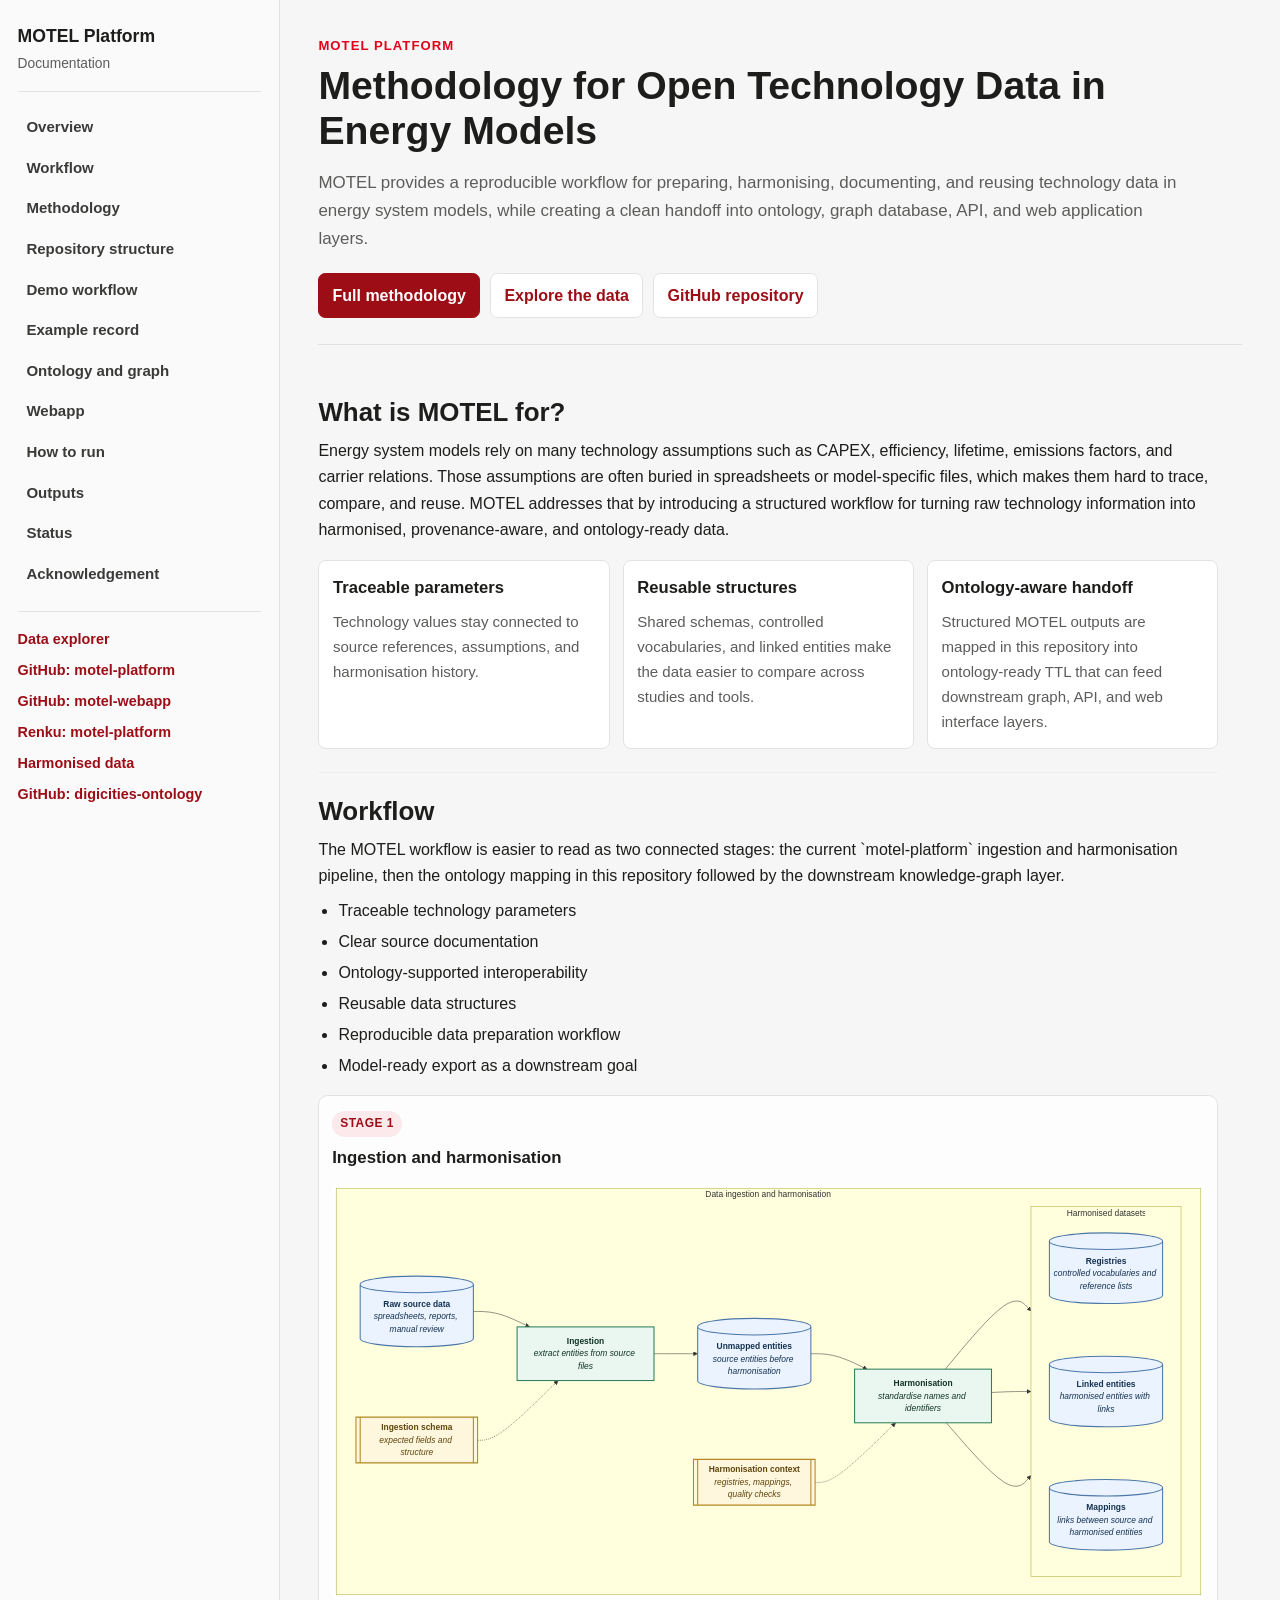
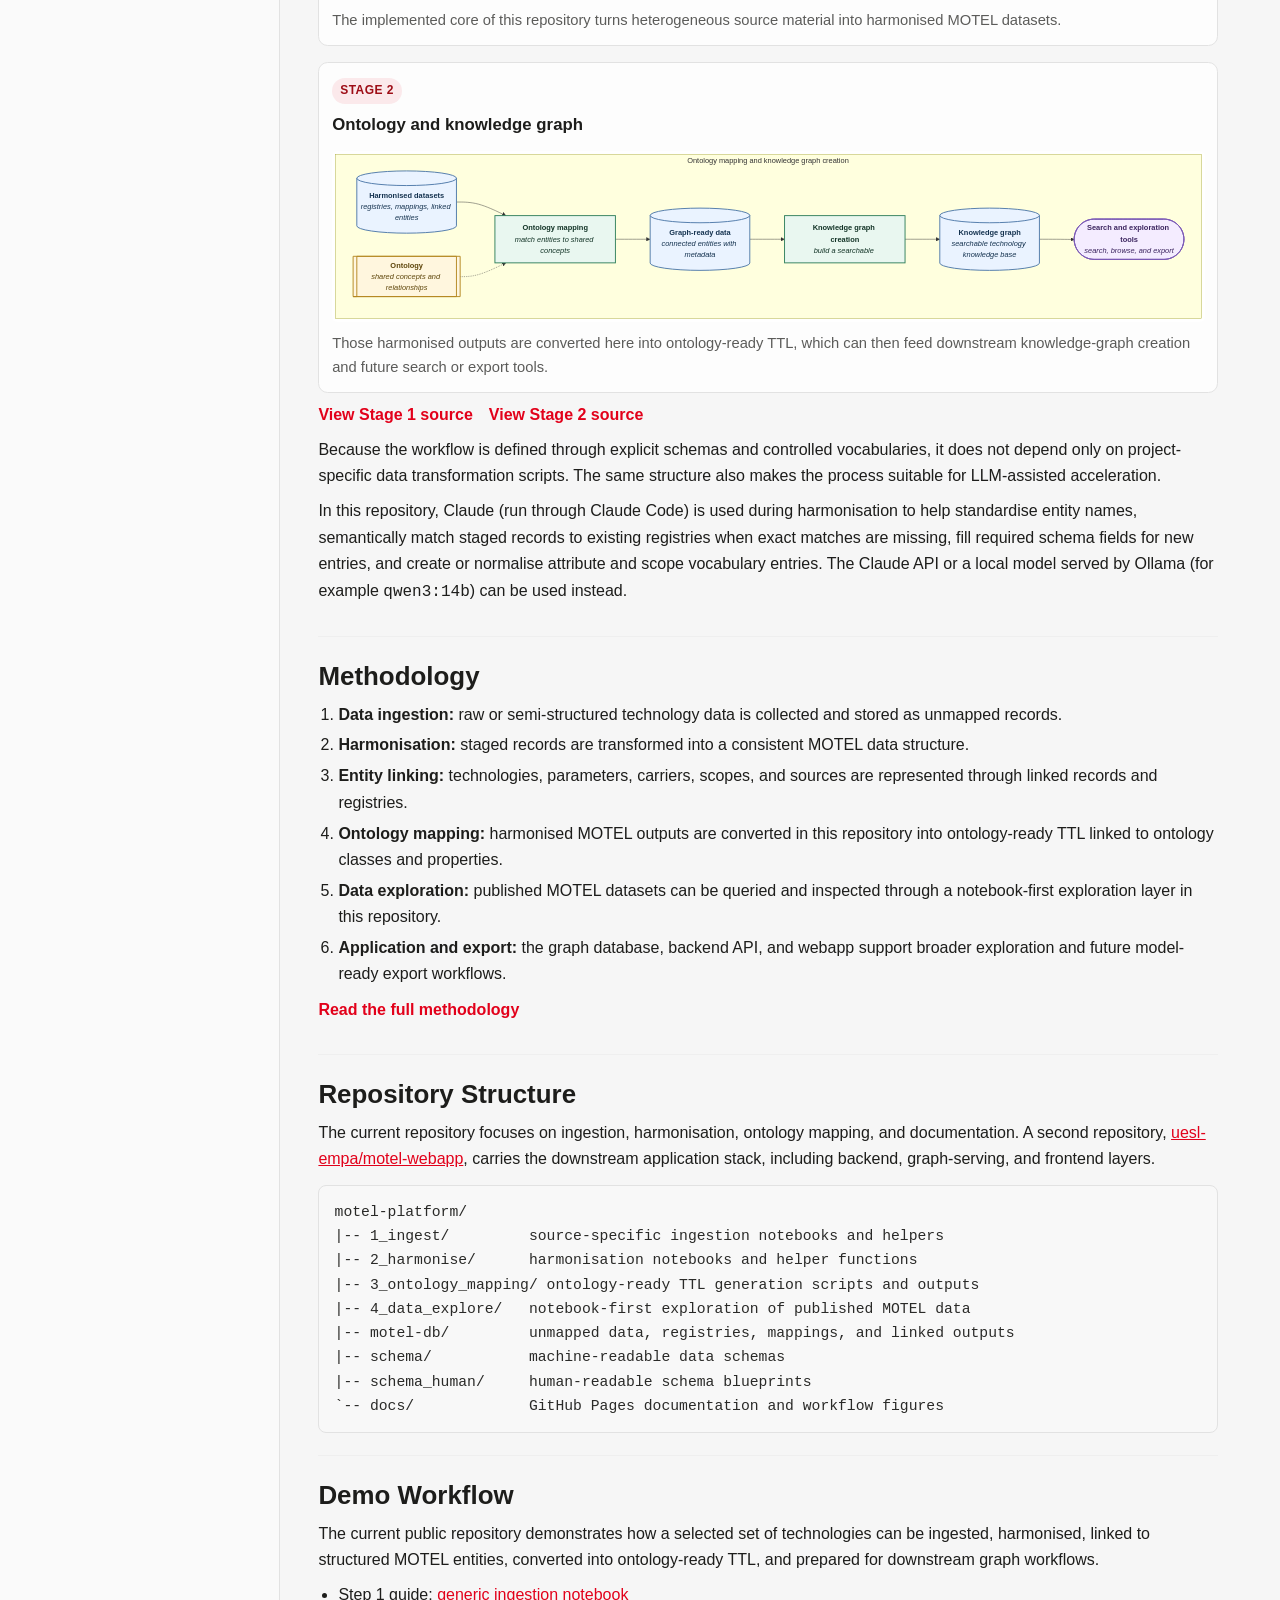
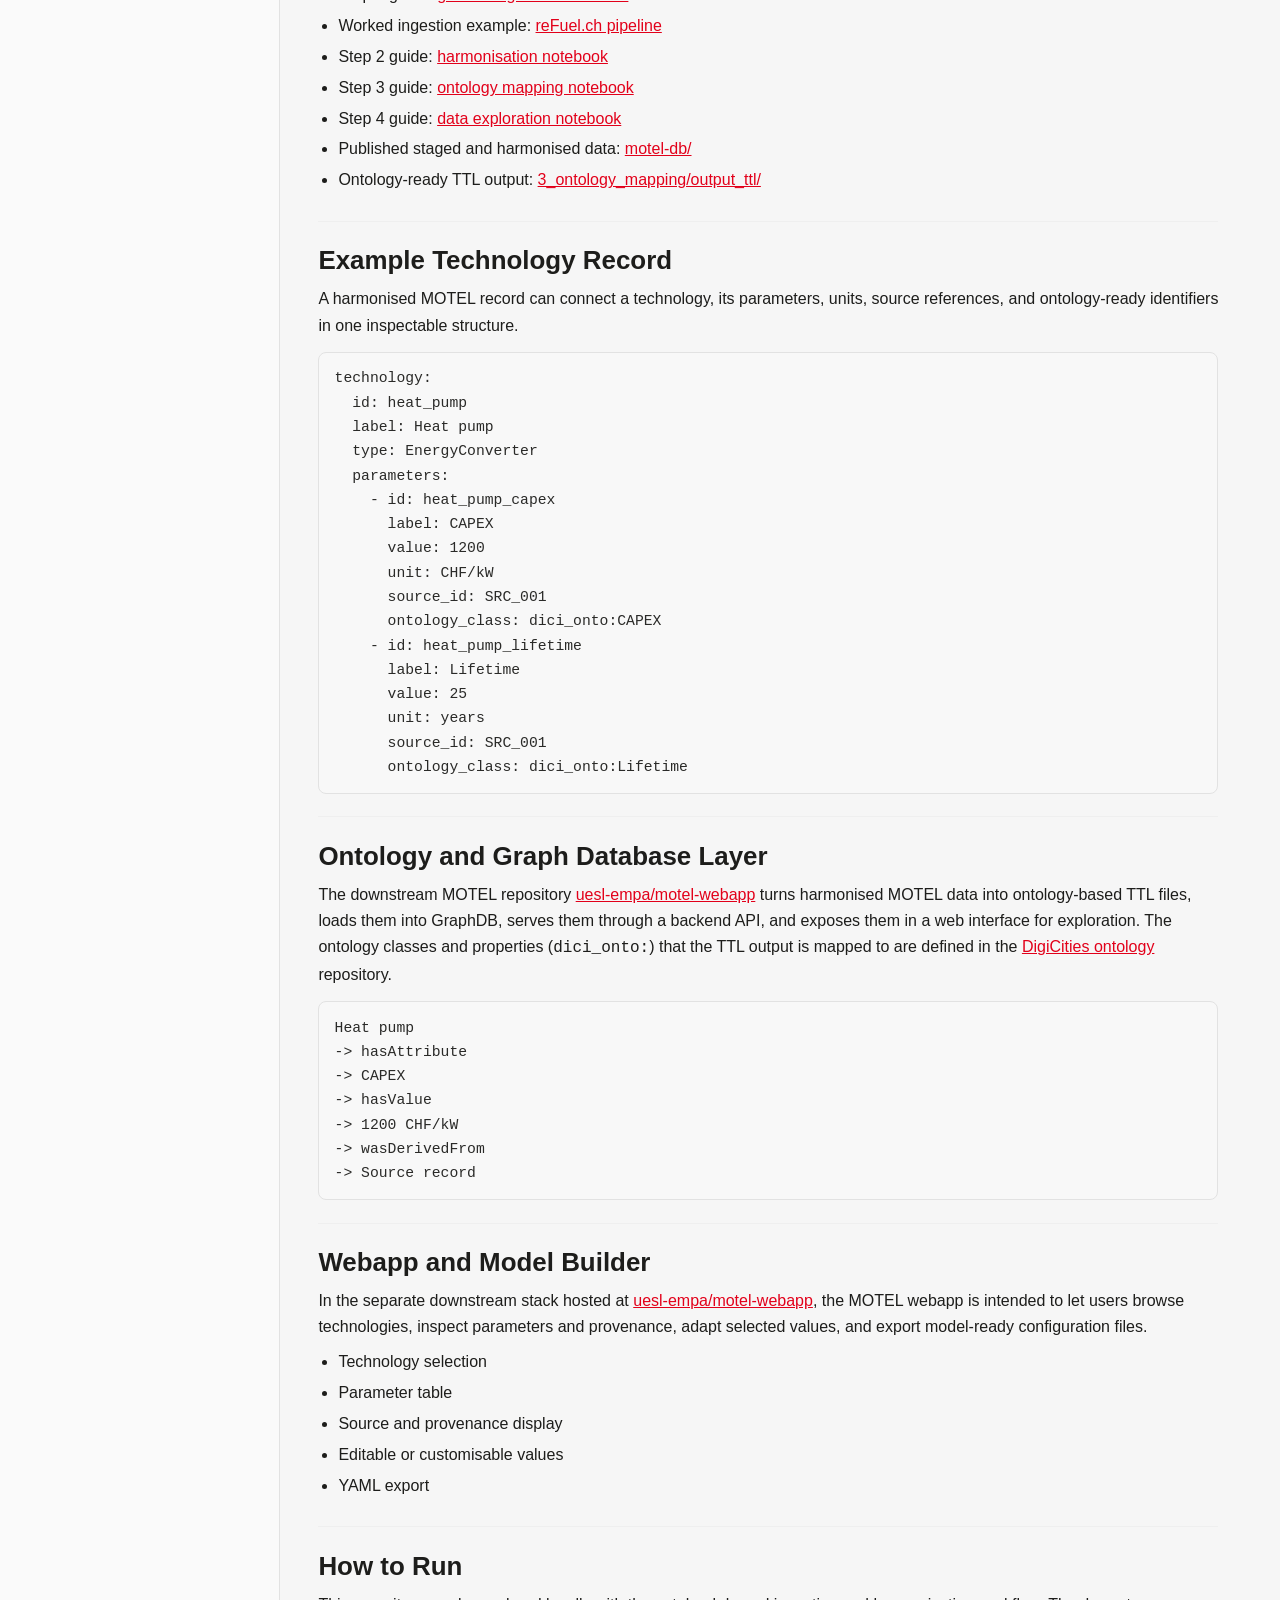
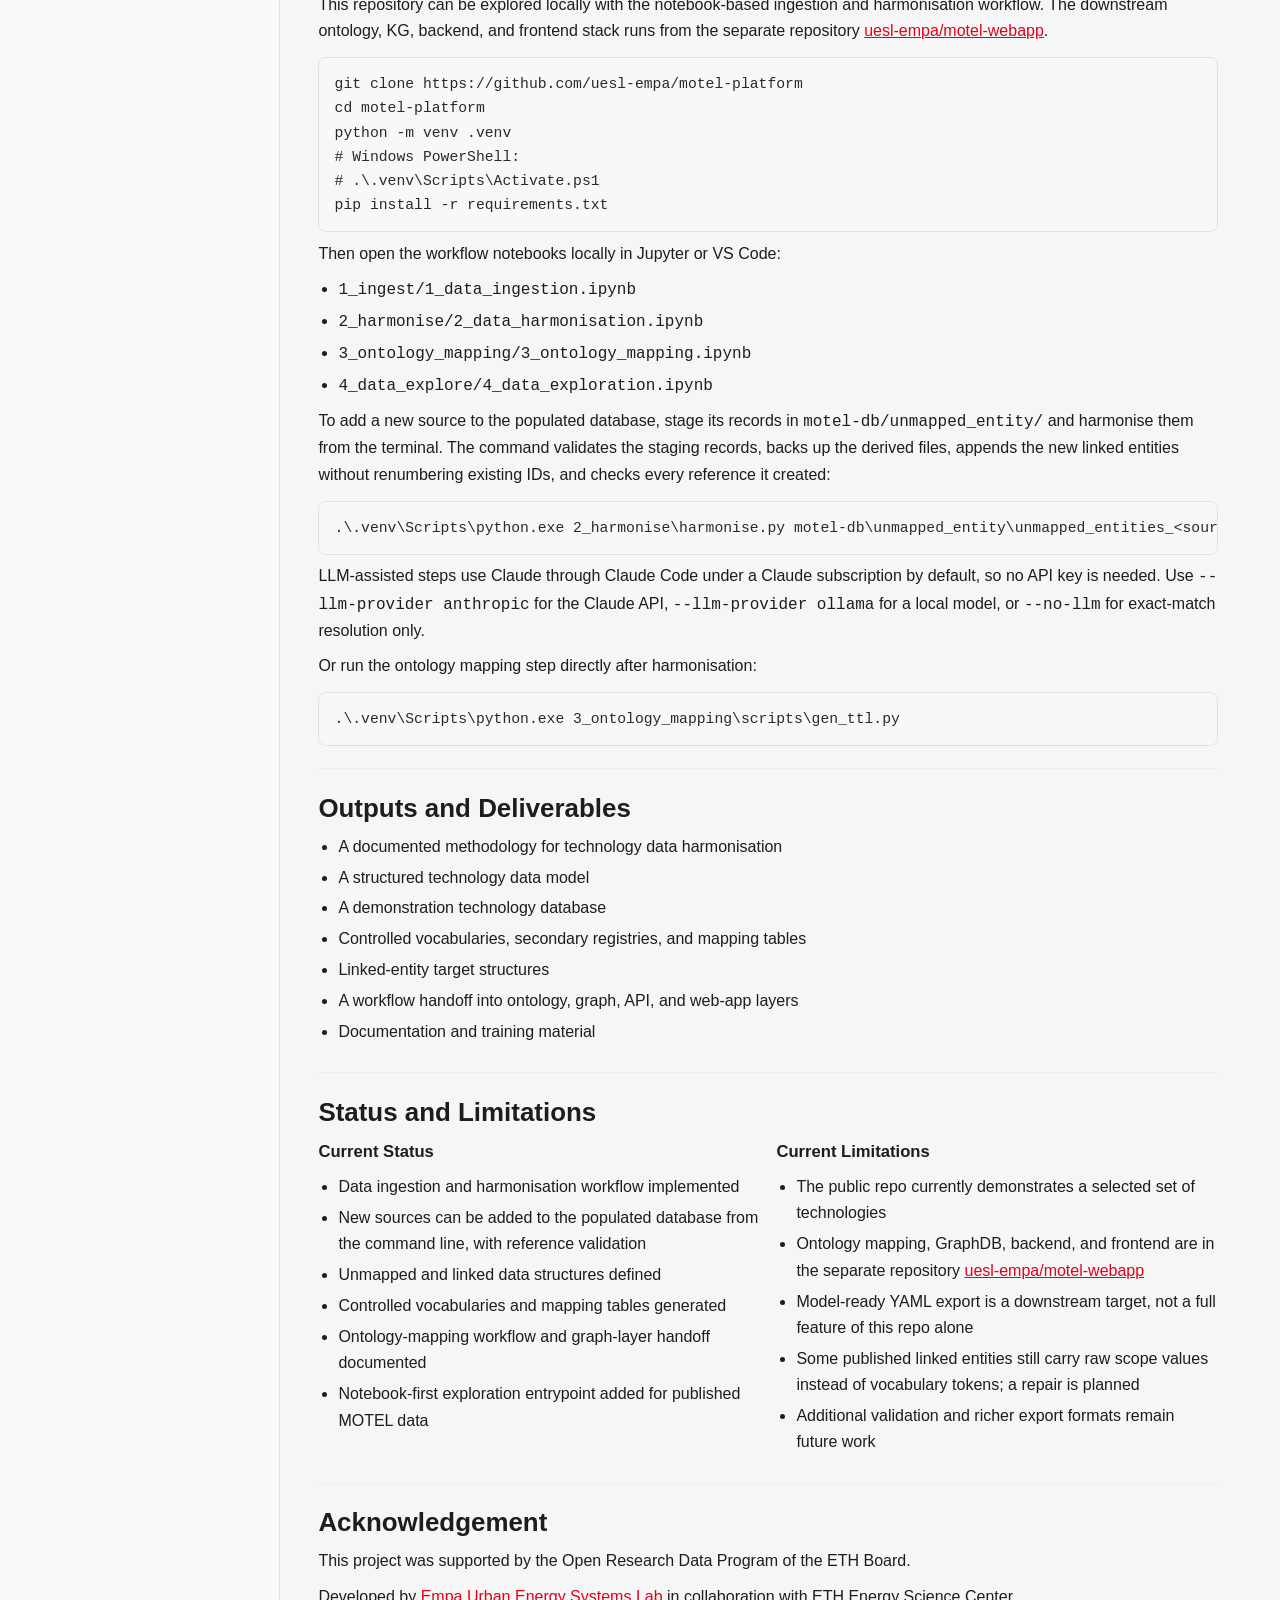
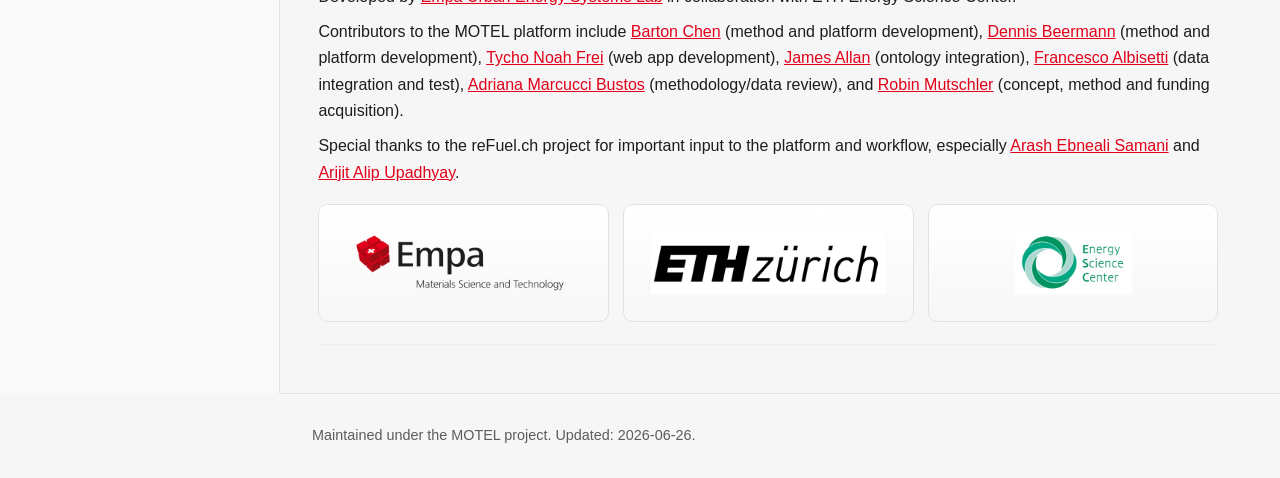
<file: docs/index.html>
<!doctype html>
<html lang="en">
  <head>
    <meta charset="utf-8" />
    <meta name="viewport" content="width=device-width, initial-scale=1" />
    <title>MOTEL | Open Technology Data for Energy Models</title>
    <meta
      name="description"
      content="MOTEL turns fragmented technology data into harmonised, ontology-ready records for energy system models and data apps."
    />
    <link rel="stylesheet" href="style.css" />
  </head>
  <body>
    <div class="docs-shell">
      <aside class="sidebar" aria-label="Documentation navigation">
        <div class="sidebar-inner">
          <a class="brand" href="#overview">
            <span class="brand-title">MOTEL Platform</span>
            <span class="brand-subtitle">Documentation</span>
          </a>

          <nav class="toc">
            <a href="#overview">Overview</a>
            <a href="#workflow">Workflow</a>
            <a href="#methodology">Methodology</a>
            <a href="#repository">Repository structure</a>
            <a href="#demo">Demo workflow</a>
            <a href="#example">Example record</a>
            <a href="#ontology">Ontology and graph</a>
            <a href="#webapp">Webapp</a>
            <a href="#run">How to run</a>
            <a href="#outputs">Outputs</a>
            <a href="#status">Status</a>
            <a href="#acknowledgement">Acknowledgement</a>
          </nav>

          <div class="sidebar-actions">
            <a href="explorer.html">Data explorer</a>
            <a
              href="https://github.com/uesl-empa/motel-platform"
              target="_blank"
              rel="noopener noreferrer"
              >GitHub: motel-platform</a
            >
            <a
              href="https://github.com/uesl-empa/motel-webapp"
              target="_blank"
              rel="noopener noreferrer"
              >GitHub: motel-webapp</a
            >
            <a
              href="https://renkulab.io/p/uesl-empa/motel-platform"
              target="_blank"
              rel="noopener noreferrer"
              >Renku: motel-platform</a
            >            
            <a
              href="https://github.com/uesl-empa/motel-platform/tree/main/motel-db"
              target="_blank"
              rel="noopener noreferrer"
              >Harmonised data</a
            >
            <a
              href="https://github.com/uesl-empa/digicities-ontology"
              target="_blank"
              rel="noopener noreferrer"
              >GitHub: digicities-ontology</a
            >
          </div>
        </div>
      </aside>

      <main class="content">
        <header class="doc-hero" id="overview">
          <p class="kicker">MOTEL Platform</p>
          <h1>Methodology for Open Technology Data in Energy Models</h1>
          <p class="subtitle">
            MOTEL provides a reproducible workflow for preparing, harmonising,
            documenting, and reusing technology data in energy system models,
            while creating a clean handoff into ontology, graph database, API,
            and web application layers.
          </p>
          <div class="actions">
            <a class="btn primary" href="methodology.html">Full methodology</a>
            <a class="btn" href="explorer.html">Explore the data</a>
            <a
              class="btn"
              href="https://github.com/uesl-empa/motel-platform"
              target="_blank"
              rel="noopener noreferrer"
              >GitHub repository</a
            >
          </div>
        </header>

        <section class="doc-section">
          <h2>What is MOTEL for?</h2>
          <p>
            Energy system models rely on many technology assumptions such as
            CAPEX, efficiency, lifetime, emissions factors, and carrier
            relations. Those assumptions are often buried in spreadsheets or
            model-specific files, which makes them hard to trace, compare, and
            reuse. MOTEL addresses that by introducing a structured workflow for
            turning raw technology information into harmonised, provenance-aware,
            and ontology-ready data.
          </p>

          <div class="summary-grid">
            <article class="mini-card">
              <h3>Traceable parameters</h3>
              <p>
                Technology values stay connected to source references,
                assumptions, and harmonisation history.
              </p>
            </article>
            <article class="mini-card">
              <h3>Reusable structures</h3>
              <p>
                Shared schemas, controlled vocabularies, and linked entities make
                the data easier to compare across studies and tools.
              </p>
            </article>
            <article class="mini-card">
              <h3>Ontology-aware handoff</h3>
              <p>
                Structured MOTEL outputs are mapped in this repository into
                ontology-ready TTL that can feed downstream graph, API,
                and web interface layers.
              </p>
            </article>
          </div>
        </section>

        <section class="doc-section" id="workflow">
          <h2>Workflow</h2>
          <p>
            The MOTEL workflow is easier to read as two connected stages: the
            current `motel-platform` ingestion and harmonisation pipeline, then
            the ontology mapping in this repository followed by the downstream
            knowledge-graph layer.
          </p>
          <ul>
            <li>Traceable technology parameters</li>
            <li>Clear source documentation</li>
            <li>Ontology-supported interoperability</li>
            <li>Reusable data structures</li>
            <li>Reproducible data preparation workflow</li>
            <li>Model-ready export as a downstream goal</li>
          </ul>

          <div class="workflow-grid">
            <figure class="workflow-figure">
              <div class="workflow-label">Stage 1</div>
              <h3>Ingestion and harmonisation</h3>
              <img
                class="workflow-image"
                src="assets/ingest_harmonise.svg"
                alt="Diagram showing raw source data flowing through ingestion into unmapped entities, then harmonisation into registries, linked entities, and mappings"
              />
              <figcaption>
                The implemented core of this repository turns heterogeneous
                source material into harmonised MOTEL datasets.
              </figcaption>
            </figure>

            <figure class="workflow-figure">
              <div class="workflow-label">Stage 2</div>
              <h3>Ontology and knowledge graph</h3>
              <img
                class="workflow-image"
                src="assets/ontology_graphdb.svg"
                alt="Diagram showing harmonised datasets entering ontology mapping, graph-ready data preparation, knowledge graph creation, and search or exploration tools"
              />
              <figcaption>
                Those harmonised outputs are converted here into ontology-ready
                TTL, which can then feed downstream knowledge-graph creation
                and future search or export tools.
              </figcaption>
            </figure>
          </div>

          <p class="workflow-links">
            <a
              href="https://github.com/uesl-empa/motel-platform/blob/main/docs/workflow/ingest_harmonise.mmd"
              target="_blank"
              rel="noopener noreferrer"
              >View Stage 1 source</a
            >
            <a
              href="https://github.com/uesl-empa/motel-platform/blob/main/docs/workflow/ontology_graphdb.mmd"
              target="_blank"
              rel="noopener noreferrer"
              >View Stage 2 source</a
            >
          </p>

          <p>
            Because the workflow is defined through explicit schemas and
            controlled vocabularies, it does not depend only on project-specific
            data transformation scripts. The same structure also makes the
            process suitable for LLM-assisted acceleration.
          </p>
          <p>
            In this repository, Claude (run through Claude Code) is used
            during harmonisation to help
            standardise entity names, semantically match staged records to
            existing registries when exact matches are missing, fill required
            schema fields for new entries, and create or normalise attribute and
            scope vocabulary entries. The Claude API or a local model served
            by Ollama (for example <code>qwen3:14b</code>) can be used instead.
          </p>
        </section>

        <section class="doc-section" id="methodology">
          <h2>Methodology</h2>
          <ol class="step-list">
            <li><strong>Data ingestion:</strong> raw or semi-structured technology data is collected and stored as unmapped records.</li>
            <li><strong>Harmonisation:</strong> staged records are transformed into a consistent MOTEL data structure.</li>
            <li><strong>Entity linking:</strong> technologies, parameters, carriers, scopes, and sources are represented through linked records and registries.</li>
            <li><strong>Ontology mapping:</strong> harmonised MOTEL outputs are converted in this repository into ontology-ready TTL linked to ontology classes and properties.</li>
            <li><strong>Data exploration:</strong> published MOTEL datasets can be queried and inspected through a notebook-first exploration layer in this repository.</li>
            <li><strong>Application and export:</strong> the graph database, backend API, and webapp support broader exploration and future model-ready export workflows.</li>
          </ol>
          <p class="section-links">
            <a href="methodology.html">Read the full methodology</a>
          </p>
        </section>

        <section class="doc-section" id="repository">
          <h2>Repository Structure</h2>
          <p>
            The current repository focuses on ingestion, harmonisation,
            ontology mapping, and documentation. A second repository,
            <a
              href="https://github.com/uesl-empa/motel-webapp"
              target="_blank"
              rel="noopener noreferrer"
              >uesl-empa/motel-webapp</a
            >, carries the downstream application stack, including backend,
            graph-serving, and frontend layers.
          </p>
          <pre class="repo-tree"><code>motel-platform/
|-- 1_ingest/         source-specific ingestion notebooks and helpers
|-- 2_harmonise/      harmonisation notebooks and helper functions
|-- 3_ontology_mapping/ ontology-ready TTL generation scripts and outputs
|-- 4_data_explore/   notebook-first exploration of published MOTEL data
|-- motel-db/         unmapped data, registries, mappings, and linked outputs
|-- schema/           machine-readable data schemas
|-- schema_human/     human-readable schema blueprints
`-- docs/             GitHub Pages documentation and workflow figures</code></pre>
        </section>

        <section class="doc-section" id="demo">
          <h2>Demo Workflow</h2>
          <p>
            The current public repository demonstrates how a selected set of
            technologies can be ingested, harmonised, linked to structured MOTEL
            entities, converted into ontology-ready TTL, and prepared for
            downstream graph workflows.
          </p>
          <ul>
            <li>Step 1 guide: <a href="https://github.com/uesl-empa/motel-platform/blob/main/1_ingest/1_data_ingestion.ipynb" target="_blank" rel="noopener noreferrer">generic ingestion notebook</a></li>
            <li>Worked ingestion example: <a href="https://github.com/uesl-empa/motel-platform/blob/main/1_ingest/examples/refuel/ingestion_pipeline.ipynb" target="_blank" rel="noopener noreferrer">reFuel.ch pipeline</a></li>
            <li>Step 2 guide: <a href="https://github.com/uesl-empa/motel-platform/blob/main/2_harmonise/2_data_harmonisation.ipynb" target="_blank" rel="noopener noreferrer">harmonisation notebook</a></li>
            <li>Step 3 guide: <a href="https://github.com/uesl-empa/motel-platform/blob/main/3_ontology_mapping/3_ontology_mapping.ipynb" target="_blank" rel="noopener noreferrer">ontology mapping notebook</a></li>
            <li>Step 4 guide: <a href="https://github.com/uesl-empa/motel-platform/blob/main/4_data_explore/4_data_exploration.ipynb" target="_blank" rel="noopener noreferrer">data exploration notebook</a></li>
            <li>Published staged and harmonised data: <a href="https://github.com/uesl-empa/motel-platform/tree/main/motel-db" target="_blank" rel="noopener noreferrer">motel-db/</a></li>
            <li>Ontology-ready TTL output: <a href="https://github.com/uesl-empa/motel-platform/tree/main/3_ontology_mapping/output_ttl" target="_blank" rel="noopener noreferrer">3_ontology_mapping/output_ttl/</a></li>
          </ul>
        </section>

        <section class="doc-section" id="example">
          <h2>Example Technology Record</h2>
          <p>
            A harmonised MOTEL record can connect a technology, its parameters,
            units, source references, and ontology-ready identifiers in one
            inspectable structure.
          </p>
          <pre class="example-block"><code>technology:
  id: heat_pump
  label: Heat pump
  type: EnergyConverter
  parameters:
    - id: heat_pump_capex
      label: CAPEX
      value: 1200
      unit: CHF/kW
      source_id: SRC_001
      ontology_class: dici_onto:CAPEX
    - id: heat_pump_lifetime
      label: Lifetime
      value: 25
      unit: years
      source_id: SRC_001
      ontology_class: dici_onto:Lifetime</code></pre>
        </section>

        <section class="doc-section" id="ontology">
          <h2>Ontology and Graph Database Layer</h2>
          <p>
            The downstream MOTEL repository
            <a
              href="https://github.com/uesl-empa/motel-webapp"
              target="_blank"
              rel="noopener noreferrer"
              >uesl-empa/motel-webapp</a
            >
            turns harmonised MOTEL data into ontology-based TTL files, loads
            them into GraphDB, serves them through a backend API, and exposes
            them in a web interface for exploration. The ontology classes and
            properties (<code>dici_onto:</code>) that the TTL output is mapped
            to are defined in the
            <a
              href="https://github.com/uesl-empa/digicities-ontology"
              target="_blank"
              rel="noopener noreferrer"
              >DigiCities ontology</a
            >
            repository.
          </p>
          <pre class="example-block"><code>Heat pump
-> hasAttribute
-> CAPEX
-> hasValue
-> 1200 CHF/kW
-> wasDerivedFrom
-> Source record</code></pre>
        </section>

        <section class="doc-section" id="webapp">
          <h2>Webapp and Model Builder</h2>
          <p>
            In the separate downstream stack hosted at
            <a
              href="https://github.com/uesl-empa/motel-webapp"
              target="_blank"
              rel="noopener noreferrer"
              >uesl-empa/motel-webapp</a
            >, the MOTEL webapp is intended to let users browse technologies,
            inspect parameters and provenance, adapt selected values, and export
            model-ready configuration files.
          </p>
          <ul>
            <li>Technology selection</li>
            <li>Parameter table</li>
            <li>Source and provenance display</li>
            <li>Editable or customisable values</li>
            <li>YAML export</li>
          </ul>
        </section>

        <section class="doc-section" id="run">
          <h2>How to Run</h2>
          <p>
            This repository can be explored locally with the notebook-based
            ingestion and harmonisation workflow. The downstream ontology, KG,
            backend, and frontend stack runs from the separate repository
            <a
              href="https://github.com/uesl-empa/motel-webapp"
              target="_blank"
              rel="noopener noreferrer"
              >uesl-empa/motel-webapp</a
            >.
          </p>
          <pre class="example-block"><code>git clone https://github.com/uesl-empa/motel-platform
cd motel-platform
python -m venv .venv
# Windows PowerShell:
# .\.venv\Scripts\Activate.ps1
pip install -r requirements.txt</code></pre>
          <p>Then open the workflow notebooks locally in Jupyter or VS Code:</p>
          <ul>
            <li><code>1_ingest/1_data_ingestion.ipynb</code></li>
            <li><code>2_harmonise/2_data_harmonisation.ipynb</code></li>
            <li><code>3_ontology_mapping/3_ontology_mapping.ipynb</code></li>
            <li><code>4_data_explore/4_data_exploration.ipynb</code></li>
          </ul>
          <p>
            To add a new source to the populated database, stage its records in
            <code>motel-db/unmapped_entity/</code> and harmonise them from the
            terminal. The command validates the staging records, backs up the
            derived files, appends the new linked entities without renumbering
            existing IDs, and checks every reference it created:
          </p>
          <pre class="example-block"><code>.\.venv\Scripts\python.exe 2_harmonise\harmonise.py motel-db\unmapped_entity\unmapped_entities_&lt;source&gt;.yaml --limit 1</code></pre>
          <p>
            LLM-assisted steps use Claude through Claude Code under a Claude
            subscription by default, so no API key is needed. Use
            <code>--llm-provider anthropic</code> for the Claude API,
            <code>--llm-provider ollama</code> for a local model, or
            <code>--no-llm</code> for exact-match resolution only.
          </p>
          <p>
            Or run the ontology mapping step directly after harmonisation:
          </p>
          <pre class="example-block"><code>.\.venv\Scripts\python.exe 3_ontology_mapping\scripts\gen_ttl.py</code></pre>
        </section>

        <section class="doc-section" id="outputs">
          <h2>Outputs and Deliverables</h2>
          <ul>
            <li>A documented methodology for technology data harmonisation</li>
            <li>A structured technology data model</li>
            <li>A demonstration technology database</li>
            <li>Controlled vocabularies, secondary registries, and mapping tables</li>
            <li>Linked-entity target structures</li>
            <li>A workflow handoff into ontology, graph, API, and web-app layers</li>
            <li>Documentation and training material</li>
          </ul>
        </section>

        <section class="doc-section" id="status">
          <h2>Status and Limitations</h2>
          <div class="grid-2">
            <div>
              <h3>Current Status</h3>
              <ul>
                <li>Data ingestion and harmonisation workflow implemented</li>
                <li>New sources can be added to the populated database from the command line, with reference validation</li>
                <li>Unmapped and linked data structures defined</li>
                <li>Controlled vocabularies and mapping tables generated</li>
                <li>Ontology-mapping workflow and graph-layer handoff documented</li>
                <li>Notebook-first exploration entrypoint added for published MOTEL data</li>
              </ul>
            </div>
            <div>
              <h3>Current Limitations</h3>
              <ul>
                <li>The public repo currently demonstrates a selected set of technologies</li>
                <li>Ontology mapping, GraphDB, backend, and frontend are in the separate repository <a href="https://github.com/uesl-empa/motel-webapp" target="_blank" rel="noopener noreferrer">uesl-empa/motel-webapp</a></li>
                <li>Model-ready YAML export is a downstream target, not a full feature of this repo alone</li>
                <li>Some published linked entities still carry raw scope values instead of vocabulary tokens; a repair is planned</li>
                <li>Additional validation and richer export formats remain future work</li>
              </ul>
            </div>
          </div>
        </section>

        <section class="doc-section" id="acknowledgement">
          <h2>Acknowledgement</h2>
          <p>
            This project was supported by the Open Research Data Program of the
            ETH Board.
          </p>
          <p>
            Developed by
            <a
              href="https://www.empa.ch/web/s313"
              target="_blank"
              rel="noopener noreferrer"
              >Empa Urban Energy Systems Lab</a
            >
            in collaboration with ETH Energy Science Center.
          </p>
          <p>
            Contributors to the MOTEL platform include
            <a href="mailto:yi-chung.chen@empa.ch">Barton Chen</a>
            (method and platform development),
            <a href="mailto:dennis.beermann@empa.ch">Dennis Beermann</a>
            (method and platform development),
            <a href="mailto:tycho214@gmail.com">Tycho Noah Frei</a>
            (web app development),
            <a href="mailto:james.allan@empa.ch">James Allan</a>
            (ontology integration),
            <a href="mailto:francesco.albisetti@empa.ch">Francesco Albisetti</a>
            (data integration and test),
            <a href="mailto:adriana.marcucci@esc.ethz.ch">Adriana Marcucci Bustos</a>
            (methodology/data review), and
            <a href="mailto:Robin.Mutschler@empa.ch">Robin Mutschler</a>
            (concept, method and funding acquisition).
          </p>
          <p>
            Special thanks to the reFuel.ch project for important input to the
            platform and workflow, especially
            <a href="mailto:Arash.EbnealiSamani@empa.ch">Arash Ebneali Samani</a>
            and
            <a href="mailto:Arijit.Upadhyay@empa.ch">Arijit Alip Upadhyay</a>.
          </p>
          <div class="logo-strip" aria-label="Project partner logos">
            <figure class="logo-card">
              <img src="assets/empa_logo.png" alt="Empa logo" />
            </figure>
            <figure class="logo-card">
              <img src="assets/ETHZ.png" alt="ETH Zurich logo" />
            </figure>
            <figure class="logo-card">
              <img
                src="assets/ETHZ_ESC.png"
                alt="ETH Energy Science Center logo"
              />
            </figure>
          </div>
        </section>
      </main>
    </div>

    <footer class="footer">
      <p>Maintained under the MOTEL project. Updated: 2026-06-26.</p>
    </footer>
  </body>
</html>
</file>
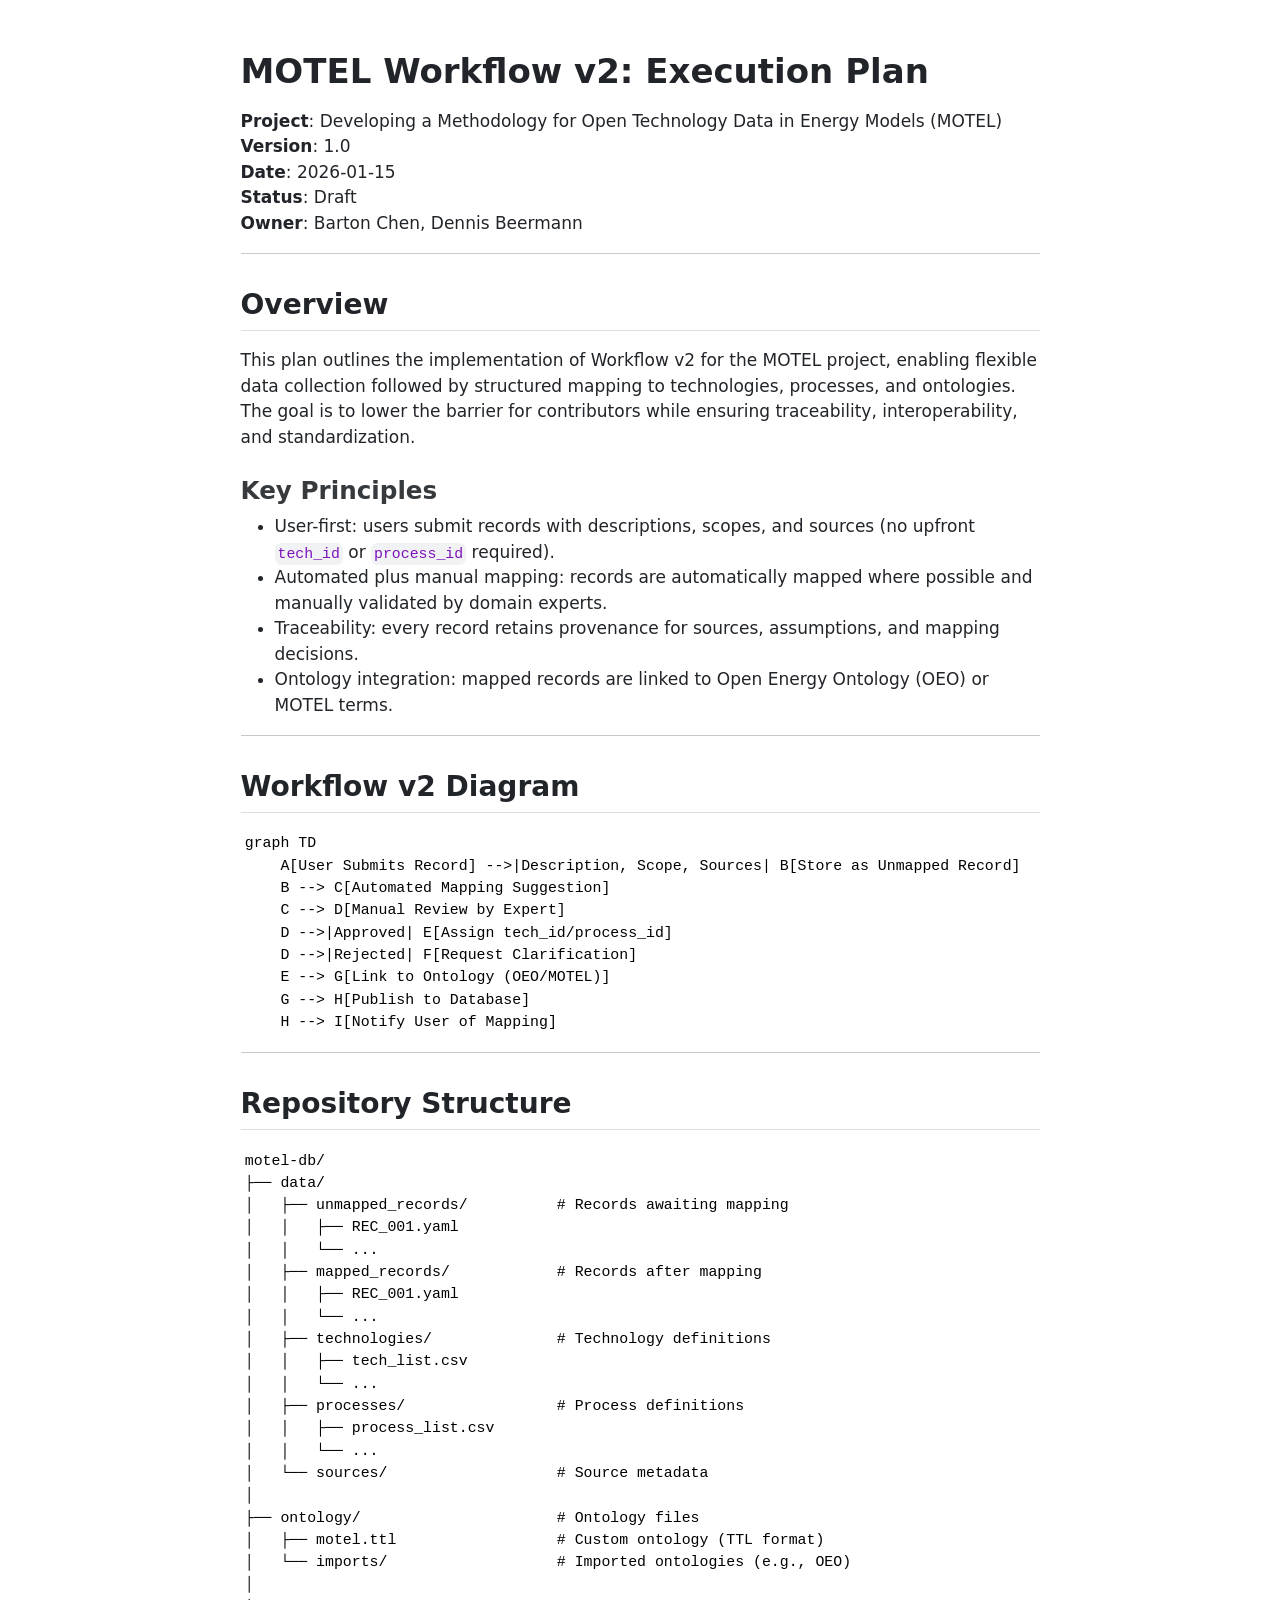
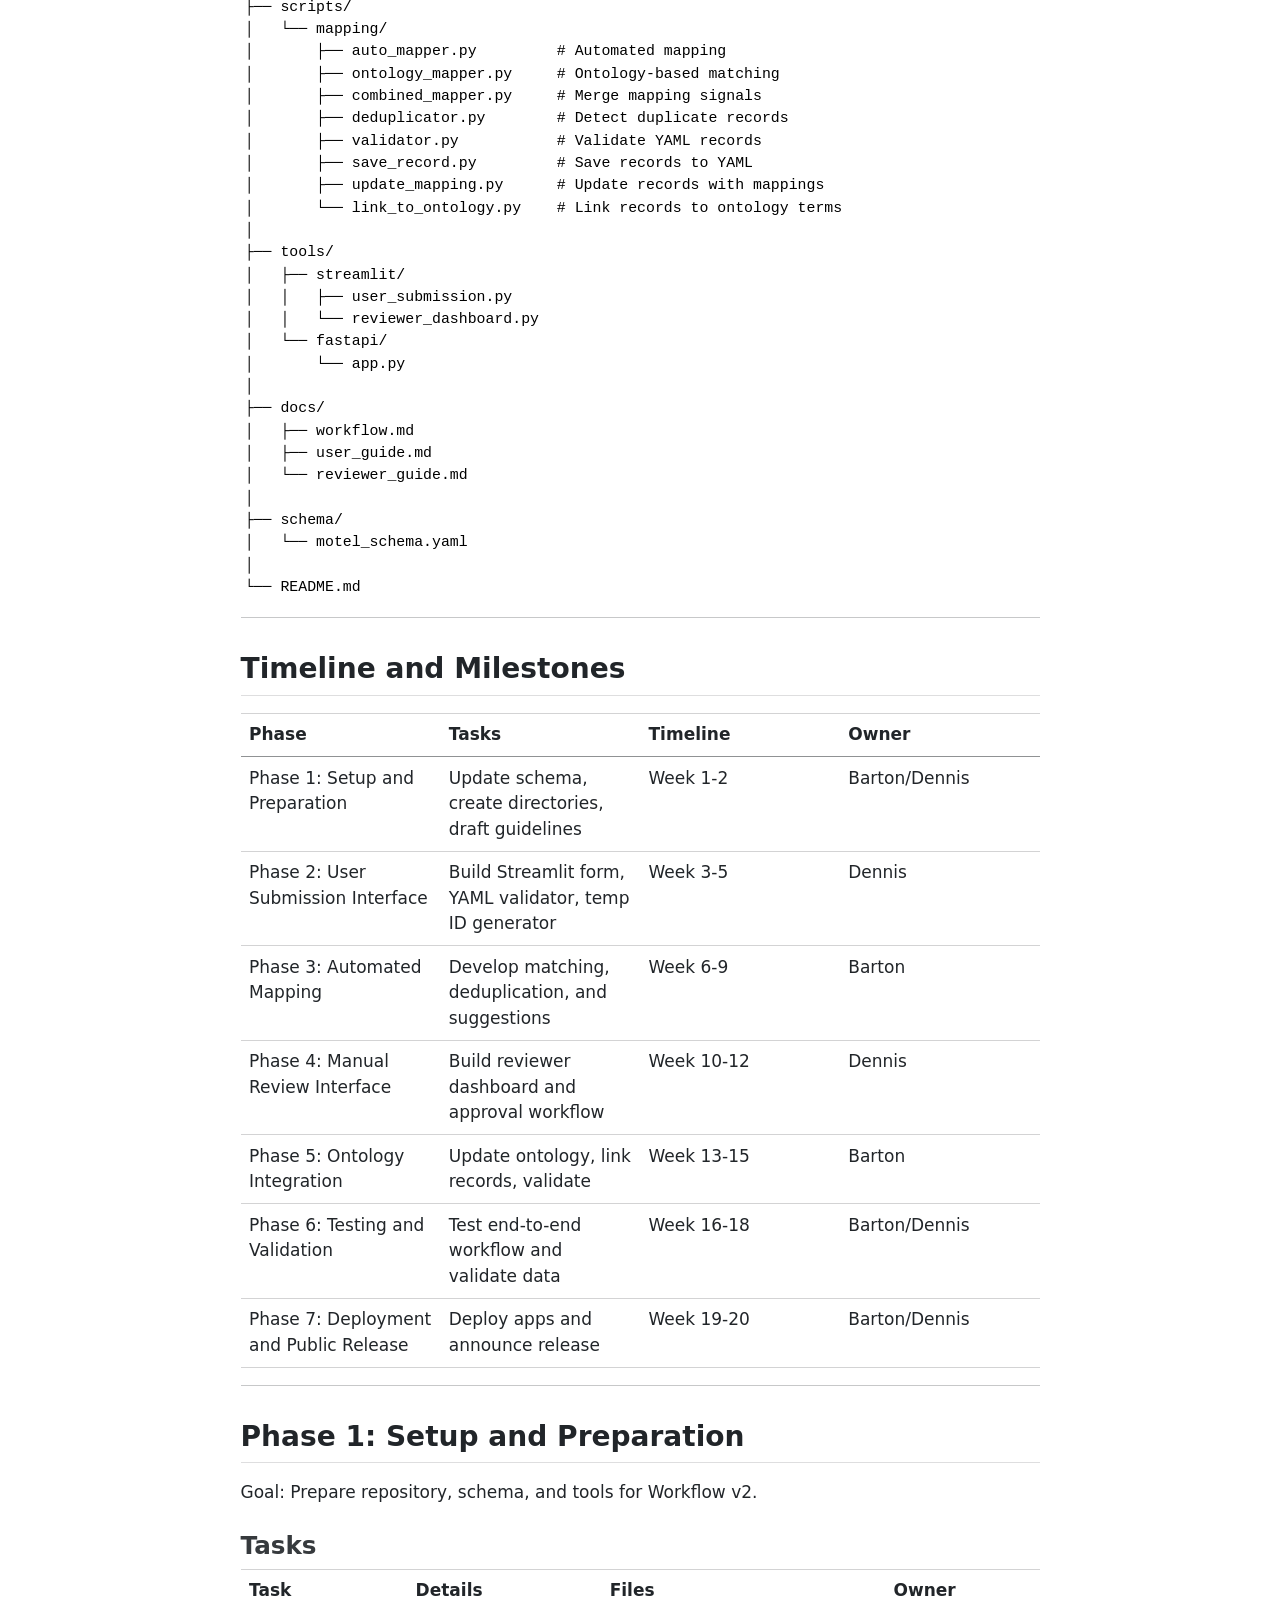
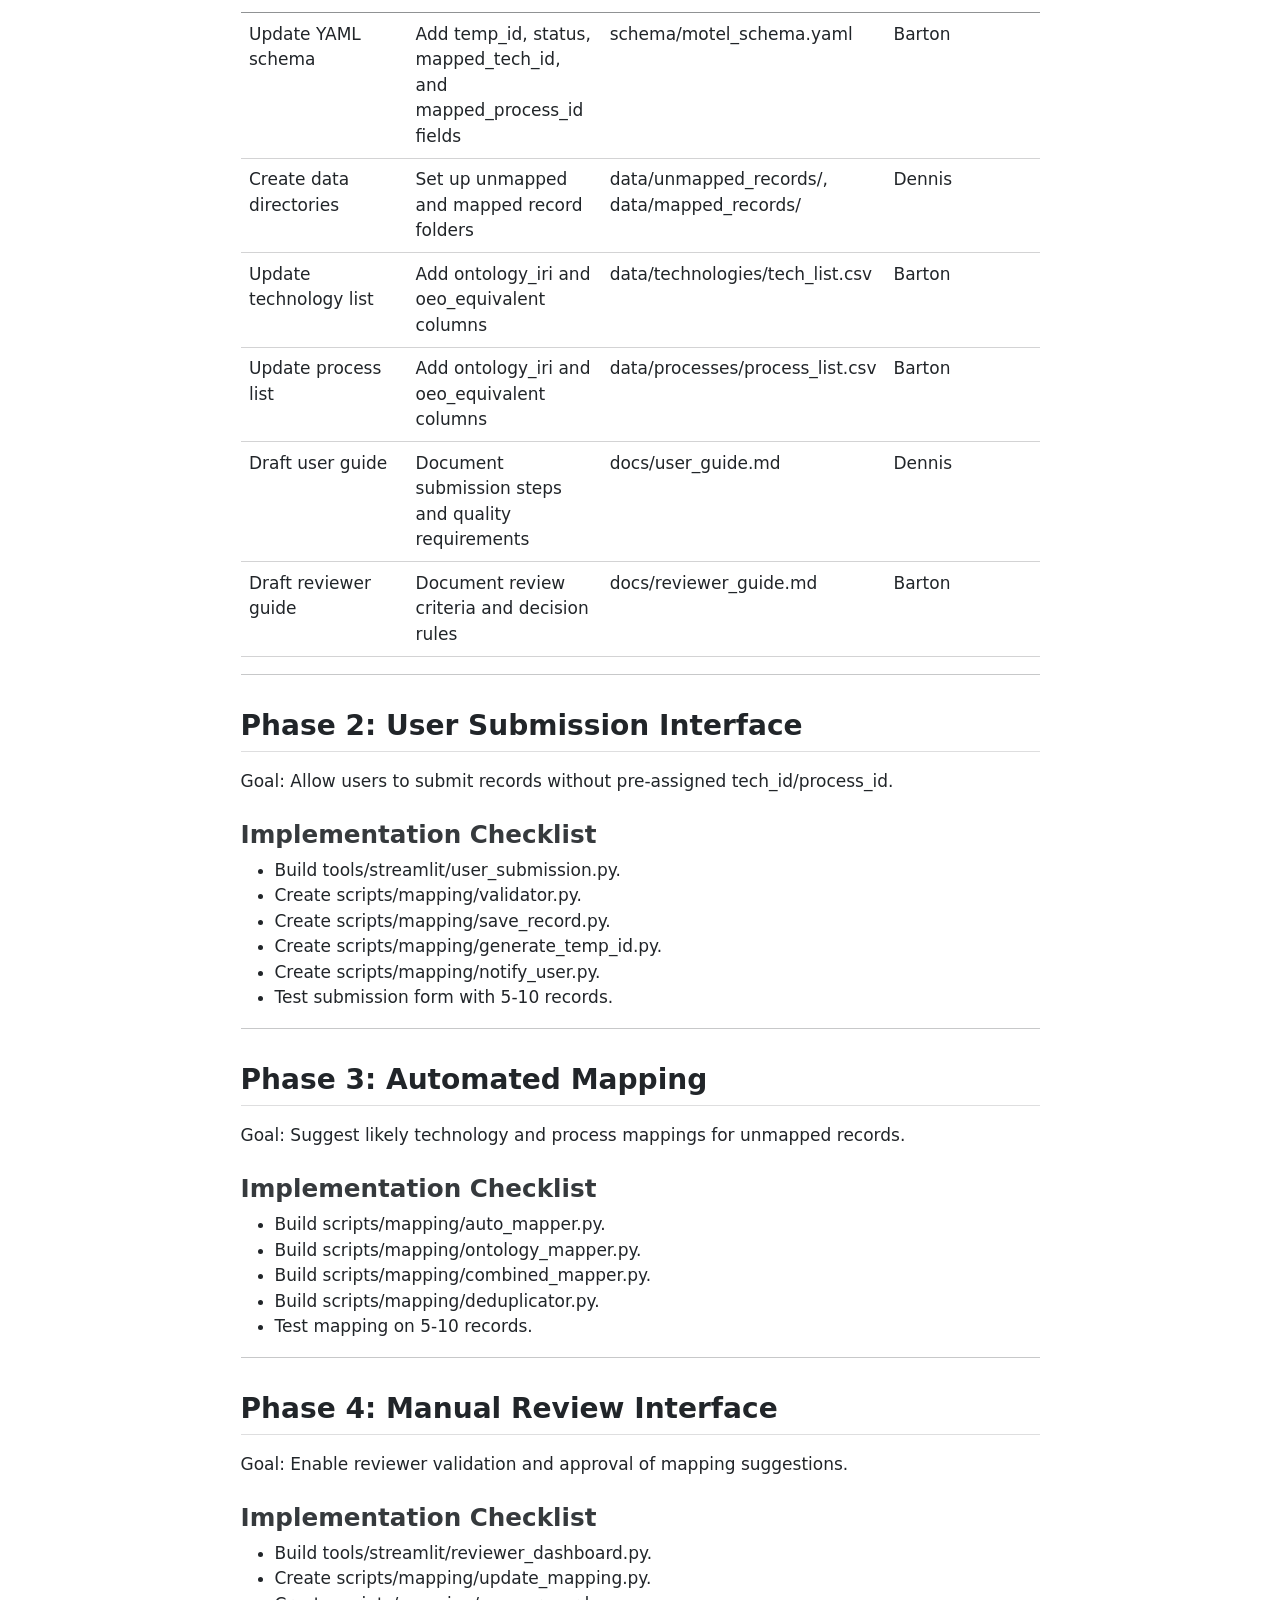
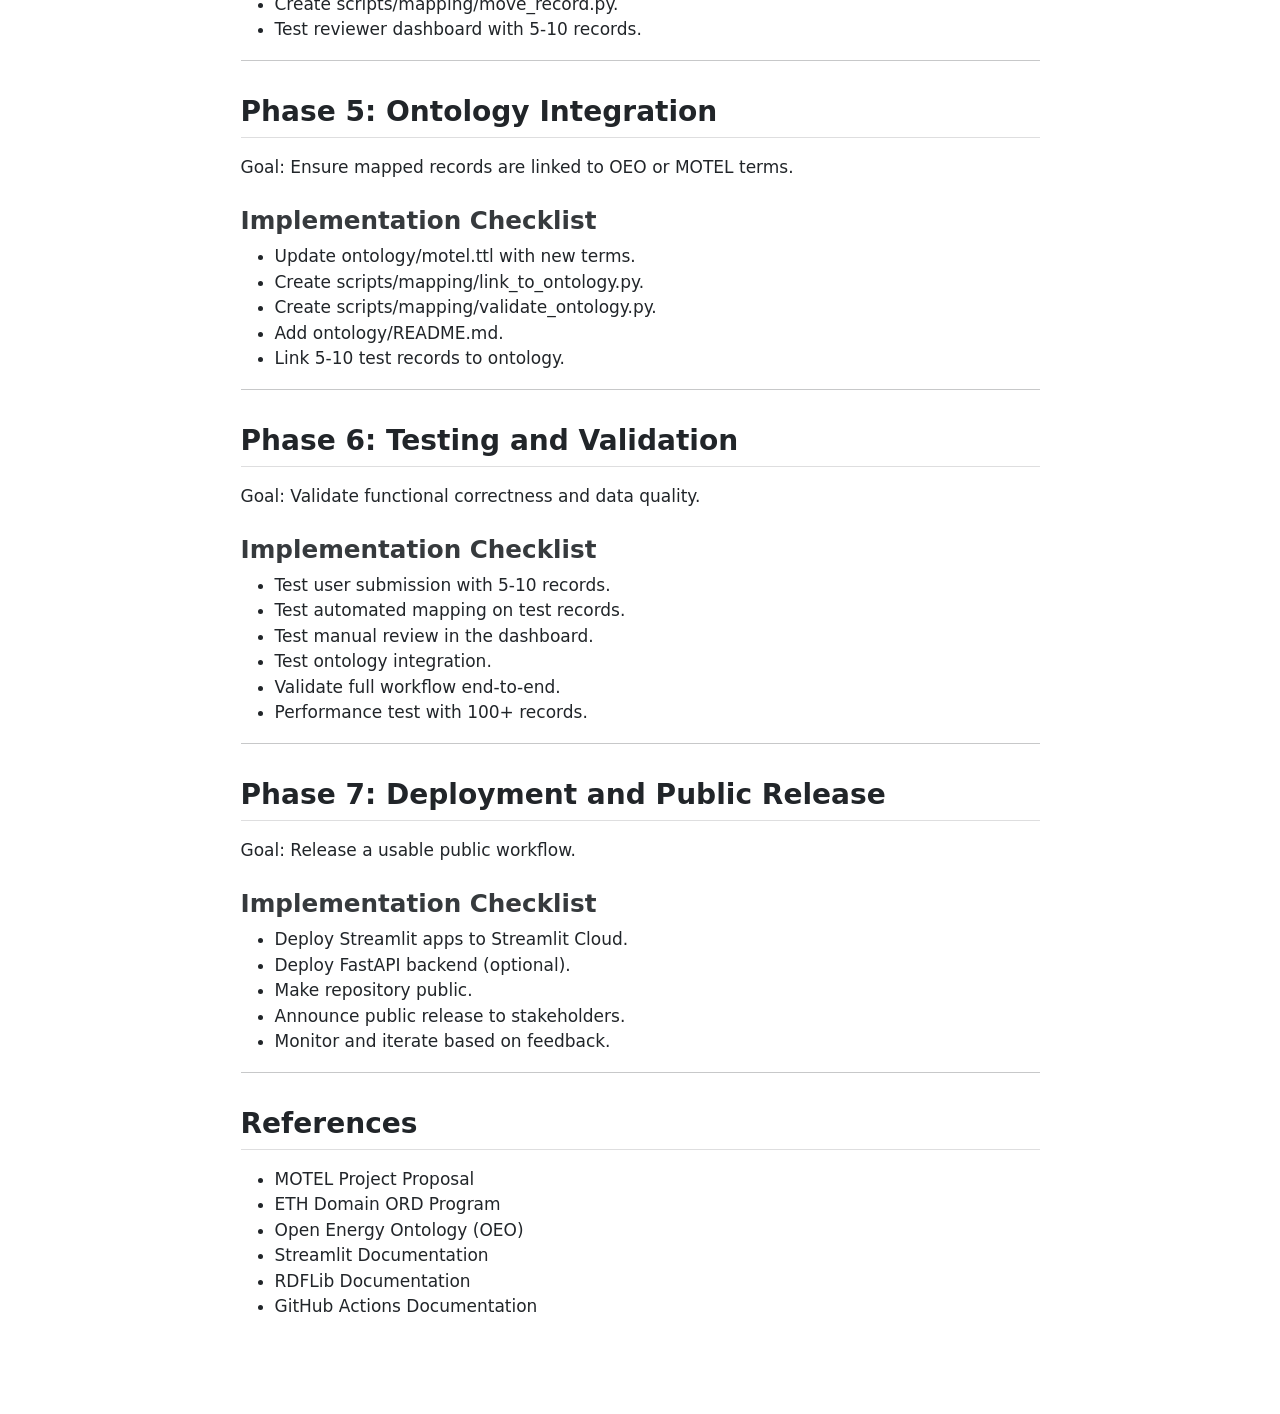
<file: dev/action_plan.html>
<!DOCTYPE html>
<html xmlns="http://www.w3.org/1999/xhtml" lang="en" xml:lang="en"><head>

<meta charset="utf-8">
<meta name="generator" content="quarto-1.8.27">

<meta name="viewport" content="width=device-width, initial-scale=1.0, user-scalable=yes">


<title>action_plan</title>
<style>
code{white-space: pre-wrap;}
span.smallcaps{font-variant: small-caps;}
div.columns{display: flex; gap: min(4vw, 1.5em);}
div.column{flex: auto; overflow-x: auto;}
div.hanging-indent{margin-left: 1.5em; text-indent: -1.5em;}
ul.task-list{list-style: none;}
ul.task-list li input[type="checkbox"] {
  width: 0.8em;
  margin: 0 0.8em 0.2em -1em; /* quarto-specific, see https://github.com/quarto-dev/quarto-cli/issues/4556 */ 
  vertical-align: middle;
}
</style>


<script src="action_plan_files/libs/clipboard/clipboard.min.js"></script>
<script src="action_plan_files/libs/quarto-html/quarto.js" type="module"></script>
<script src="action_plan_files/libs/quarto-html/tabsets/tabsets.js" type="module"></script>
<script src="action_plan_files/libs/quarto-html/axe/axe-check.js" type="module"></script>
<script src="action_plan_files/libs/quarto-html/popper.min.js"></script>
<script src="action_plan_files/libs/quarto-html/tippy.umd.min.js"></script>
<script src="action_plan_files/libs/quarto-html/anchor.min.js"></script>
<link href="action_plan_files/libs/quarto-html/tippy.css" rel="stylesheet">
<link href="action_plan_files/libs/quarto-html/quarto-syntax-highlighting-ed96de9b727972fe78a7b5d16c58bf87.css" rel="stylesheet" id="quarto-text-highlighting-styles">
<script src="action_plan_files/libs/bootstrap/bootstrap.min.js"></script>
<link href="action_plan_files/libs/bootstrap/bootstrap-icons.css" rel="stylesheet">
<link href="action_plan_files/libs/bootstrap/bootstrap-9e3ffae467580fdb927a41352e75a2e0.min.css" rel="stylesheet" append-hash="true" id="quarto-bootstrap" data-mode="light">


</head>

<body class="fullcontent quarto-light">

<div id="quarto-content" class="page-columns page-rows-contents page-layout-article">

<main class="content" id="quarto-document-content">




<section id="motel-workflow-v2-execution-plan" class="level1">
<h1>MOTEL Workflow v2: Execution Plan</h1>
<p><strong>Project</strong>: Developing a Methodology for Open Technology Data in Energy Models (MOTEL)<br>
<strong>Version</strong>: 1.0<br>
<strong>Date</strong>: 2026-01-15<br>
<strong>Status</strong>: Draft<br>
<strong>Owner</strong>: Barton Chen, Dennis Beermann</p>
<hr>
<section id="overview" class="level2">
<h2 class="anchored" data-anchor-id="overview">Overview</h2>
<p>This plan outlines the implementation of Workflow v2 for the MOTEL project, enabling flexible data collection followed by structured mapping to technologies, processes, and ontologies. The goal is to lower the barrier for contributors while ensuring traceability, interoperability, and standardization.</p>
<section id="key-principles" class="level3">
<h3 class="anchored" data-anchor-id="key-principles">Key Principles</h3>
<ul>
<li>User-first: users submit records with descriptions, scopes, and sources (no upfront <code>tech_id</code> or <code>process_id</code> required).</li>
<li>Automated plus manual mapping: records are automatically mapped where possible and manually validated by domain experts.</li>
<li>Traceability: every record retains provenance for sources, assumptions, and mapping decisions.</li>
<li>Ontology integration: mapped records are linked to Open Energy Ontology (OEO) or MOTEL terms.</li>
</ul>
<hr>
</section>
</section>
<section id="workflow-v2-diagram" class="level2">
<h2 class="anchored" data-anchor-id="workflow-v2-diagram">Workflow v2 Diagram</h2>
<pre class="mermaid"><code>graph TD
    A[User Submits Record] --&gt;|Description, Scope, Sources| B[Store as Unmapped Record]
    B --&gt; C[Automated Mapping Suggestion]
    C --&gt; D[Manual Review by Expert]
    D --&gt;|Approved| E[Assign tech_id/process_id]
    D --&gt;|Rejected| F[Request Clarification]
    E --&gt; G[Link to Ontology (OEO/MOTEL)]
    G --&gt; H[Publish to Database]
    H --&gt; I[Notify User of Mapping]</code></pre>
<hr>
</section>
<section id="repository-structure" class="level2">
<h2 class="anchored" data-anchor-id="repository-structure">Repository Structure</h2>
<pre class="text"><code>motel-db/
├── data/
│   ├── unmapped_records/          # Records awaiting mapping
│   │   ├── REC_001.yaml
│   │   └── ...
│   ├── mapped_records/            # Records after mapping
│   │   ├── REC_001.yaml
│   │   └── ...
│   ├── technologies/              # Technology definitions
│   │   ├── tech_list.csv
│   │   └── ...
│   ├── processes/                 # Process definitions
│   │   ├── process_list.csv
│   │   └── ...
│   └── sources/                   # Source metadata
│
├── ontology/                      # Ontology files
│   ├── motel.ttl                  # Custom ontology (TTL format)
│   └── imports/                   # Imported ontologies (e.g., OEO)
│
├── scripts/
│   └── mapping/
│       ├── auto_mapper.py         # Automated mapping
│       ├── ontology_mapper.py     # Ontology-based matching
│       ├── combined_mapper.py     # Merge mapping signals
│       ├── deduplicator.py        # Detect duplicate records
│       ├── validator.py           # Validate YAML records
│       ├── save_record.py         # Save records to YAML
│       ├── update_mapping.py      # Update records with mappings
│       └── link_to_ontology.py    # Link records to ontology terms
│
├── tools/
│   ├── streamlit/
│   │   ├── user_submission.py
│   │   └── reviewer_dashboard.py
│   └── fastapi/
│       └── app.py
│
├── docs/
│   ├── workflow.md
│   ├── user_guide.md
│   └── reviewer_guide.md
│
├── schema/
│   └── motel_schema.yaml
│
└── README.md</code></pre>
<hr>
</section>
<section id="timeline-and-milestones" class="level2">
<h2 class="anchored" data-anchor-id="timeline-and-milestones">Timeline and Milestones</h2>
<table class="caption-top table">
<colgroup>
<col style="width: 25%">
<col style="width: 25%">
<col style="width: 25%">
<col style="width: 25%">
</colgroup>
<thead>
<tr class="header">
<th>Phase</th>
<th>Tasks</th>
<th>Timeline</th>
<th>Owner</th>
</tr>
</thead>
<tbody>
<tr class="odd">
<td>Phase 1: Setup and Preparation</td>
<td>Update schema, create directories, draft guidelines</td>
<td>Week 1-2</td>
<td>Barton/Dennis</td>
</tr>
<tr class="even">
<td>Phase 2: User Submission Interface</td>
<td>Build Streamlit form, YAML validator, temp ID generator</td>
<td>Week 3-5</td>
<td>Dennis</td>
</tr>
<tr class="odd">
<td>Phase 3: Automated Mapping</td>
<td>Develop matching, deduplication, and suggestions</td>
<td>Week 6-9</td>
<td>Barton</td>
</tr>
<tr class="even">
<td>Phase 4: Manual Review Interface</td>
<td>Build reviewer dashboard and approval workflow</td>
<td>Week 10-12</td>
<td>Dennis</td>
</tr>
<tr class="odd">
<td>Phase 5: Ontology Integration</td>
<td>Update ontology, link records, validate</td>
<td>Week 13-15</td>
<td>Barton</td>
</tr>
<tr class="even">
<td>Phase 6: Testing and Validation</td>
<td>Test end-to-end workflow and validate data</td>
<td>Week 16-18</td>
<td>Barton/Dennis</td>
</tr>
<tr class="odd">
<td>Phase 7: Deployment and Public Release</td>
<td>Deploy apps and announce release</td>
<td>Week 19-20</td>
<td>Barton/Dennis</td>
</tr>
</tbody>
</table>
<hr>
</section>
<section id="phase-1-setup-and-preparation" class="level2">
<h2 class="anchored" data-anchor-id="phase-1-setup-and-preparation">Phase 1: Setup and Preparation</h2>
<p>Goal: Prepare repository, schema, and tools for Workflow v2.</p>
<section id="tasks" class="level3">
<h3 class="anchored" data-anchor-id="tasks">Tasks</h3>
<table class="caption-top table">
<colgroup>
<col style="width: 25%">
<col style="width: 25%">
<col style="width: 25%">
<col style="width: 25%">
</colgroup>
<thead>
<tr class="header">
<th>Task</th>
<th>Details</th>
<th>Files</th>
<th>Owner</th>
</tr>
</thead>
<tbody>
<tr class="odd">
<td>Update YAML schema</td>
<td>Add temp_id, status, mapped_tech_id, and mapped_process_id fields</td>
<td>schema/motel_schema.yaml</td>
<td>Barton</td>
</tr>
<tr class="even">
<td>Create data directories</td>
<td>Set up unmapped and mapped record folders</td>
<td>data/unmapped_records/, data/mapped_records/</td>
<td>Dennis</td>
</tr>
<tr class="odd">
<td>Update technology list</td>
<td>Add ontology_iri and oeo_equivalent columns</td>
<td>data/technologies/tech_list.csv</td>
<td>Barton</td>
</tr>
<tr class="even">
<td>Update process list</td>
<td>Add ontology_iri and oeo_equivalent columns</td>
<td>data/processes/process_list.csv</td>
<td>Barton</td>
</tr>
<tr class="odd">
<td>Draft user guide</td>
<td>Document submission steps and quality requirements</td>
<td>docs/user_guide.md</td>
<td>Dennis</td>
</tr>
<tr class="even">
<td>Draft reviewer guide</td>
<td>Document review criteria and decision rules</td>
<td>docs/reviewer_guide.md</td>
<td>Barton</td>
</tr>
</tbody>
</table>
<hr>
</section>
</section>
<section id="phase-2-user-submission-interface" class="level2">
<h2 class="anchored" data-anchor-id="phase-2-user-submission-interface">Phase 2: User Submission Interface</h2>
<p>Goal: Allow users to submit records without pre-assigned tech_id/process_id.</p>
<section id="implementation-checklist" class="level3">
<h3 class="anchored" data-anchor-id="implementation-checklist">Implementation Checklist</h3>
<ul>
<li>Build tools/streamlit/user_submission.py.</li>
<li>Create scripts/mapping/validator.py.</li>
<li>Create scripts/mapping/save_record.py.</li>
<li>Create scripts/mapping/generate_temp_id.py.</li>
<li>Create scripts/mapping/notify_user.py.</li>
<li>Test submission form with 5-10 records.</li>
</ul>
<hr>
</section>
</section>
<section id="phase-3-automated-mapping" class="level2">
<h2 class="anchored" data-anchor-id="phase-3-automated-mapping">Phase 3: Automated Mapping</h2>
<p>Goal: Suggest likely technology and process mappings for unmapped records.</p>
<section id="implementation-checklist-1" class="level3">
<h3 class="anchored" data-anchor-id="implementation-checklist-1">Implementation Checklist</h3>
<ul>
<li>Build scripts/mapping/auto_mapper.py.</li>
<li>Build scripts/mapping/ontology_mapper.py.</li>
<li>Build scripts/mapping/combined_mapper.py.</li>
<li>Build scripts/mapping/deduplicator.py.</li>
<li>Test mapping on 5-10 records.</li>
</ul>
<hr>
</section>
</section>
<section id="phase-4-manual-review-interface" class="level2">
<h2 class="anchored" data-anchor-id="phase-4-manual-review-interface">Phase 4: Manual Review Interface</h2>
<p>Goal: Enable reviewer validation and approval of mapping suggestions.</p>
<section id="implementation-checklist-2" class="level3">
<h3 class="anchored" data-anchor-id="implementation-checklist-2">Implementation Checklist</h3>
<ul>
<li>Build tools/streamlit/reviewer_dashboard.py.</li>
<li>Create scripts/mapping/update_mapping.py.</li>
<li>Create scripts/mapping/move_record.py.</li>
<li>Test reviewer dashboard with 5-10 records.</li>
</ul>
<hr>
</section>
</section>
<section id="phase-5-ontology-integration" class="level2">
<h2 class="anchored" data-anchor-id="phase-5-ontology-integration">Phase 5: Ontology Integration</h2>
<p>Goal: Ensure mapped records are linked to OEO or MOTEL terms.</p>
<section id="implementation-checklist-3" class="level3">
<h3 class="anchored" data-anchor-id="implementation-checklist-3">Implementation Checklist</h3>
<ul>
<li>Update ontology/motel.ttl with new terms.</li>
<li>Create scripts/mapping/link_to_ontology.py.</li>
<li>Create scripts/mapping/validate_ontology.py.</li>
<li>Add ontology/README.md.</li>
<li>Link 5-10 test records to ontology.</li>
</ul>
<hr>
</section>
</section>
<section id="phase-6-testing-and-validation" class="level2">
<h2 class="anchored" data-anchor-id="phase-6-testing-and-validation">Phase 6: Testing and Validation</h2>
<p>Goal: Validate functional correctness and data quality.</p>
<section id="implementation-checklist-4" class="level3">
<h3 class="anchored" data-anchor-id="implementation-checklist-4">Implementation Checklist</h3>
<ul>
<li>Test user submission with 5-10 records.</li>
<li>Test automated mapping on test records.</li>
<li>Test manual review in the dashboard.</li>
<li>Test ontology integration.</li>
<li>Validate full workflow end-to-end.</li>
<li>Performance test with 100+ records.</li>
</ul>
<hr>
</section>
</section>
<section id="phase-7-deployment-and-public-release" class="level2">
<h2 class="anchored" data-anchor-id="phase-7-deployment-and-public-release">Phase 7: Deployment and Public Release</h2>
<p>Goal: Release a usable public workflow.</p>
<section id="implementation-checklist-5" class="level3">
<h3 class="anchored" data-anchor-id="implementation-checklist-5">Implementation Checklist</h3>
<ul>
<li>Deploy Streamlit apps to Streamlit Cloud.</li>
<li>Deploy FastAPI backend (optional).</li>
<li>Make repository public.</li>
<li>Announce public release to stakeholders.</li>
<li>Monitor and iterate based on feedback.</li>
</ul>
<hr>
</section>
</section>
<section id="references" class="level2">
<h2 class="anchored" data-anchor-id="references">References</h2>
<ul>
<li>MOTEL Project Proposal</li>
<li>ETH Domain ORD Program</li>
<li>Open Energy Ontology (OEO)</li>
<li>Streamlit Documentation</li>
<li>RDFLib Documentation</li>
<li>GitHub Actions Documentation</li>
</ul>
</section>
</section>

</main>
<!-- /main column -->
<script id="quarto-html-after-body" type="application/javascript">
  window.document.addEventListener("DOMContentLoaded", function (event) {
    const icon = "";
    const anchorJS = new window.AnchorJS();
    anchorJS.options = {
      placement: 'right',
      icon: icon
    };
    anchorJS.add('.anchored');
    const isCodeAnnotation = (el) => {
      for (const clz of el.classList) {
        if (clz.startsWith('code-annotation-')) {                     
          return true;
        }
      }
      return false;
    }
    const onCopySuccess = function(e) {
      // button target
      const button = e.trigger;
      // don't keep focus
      button.blur();
      // flash "checked"
      button.classList.add('code-copy-button-checked');
      var currentTitle = button.getAttribute("title");
      button.setAttribute("title", "Copied!");
      let tooltip;
      if (window.bootstrap) {
        button.setAttribute("data-bs-toggle", "tooltip");
        button.setAttribute("data-bs-placement", "left");
        button.setAttribute("data-bs-title", "Copied!");
        tooltip = new bootstrap.Tooltip(button, 
          { trigger: "manual", 
            customClass: "code-copy-button-tooltip",
            offset: [0, -8]});
        tooltip.show();    
      }
      setTimeout(function() {
        if (tooltip) {
          tooltip.hide();
          button.removeAttribute("data-bs-title");
          button.removeAttribute("data-bs-toggle");
          button.removeAttribute("data-bs-placement");
        }
        button.setAttribute("title", currentTitle);
        button.classList.remove('code-copy-button-checked');
      }, 1000);
      // clear code selection
      e.clearSelection();
    }
    const getTextToCopy = function(trigger) {
      const outerScaffold = trigger.parentElement.cloneNode(true);
      const codeEl = outerScaffold.querySelector('code');
      for (const childEl of codeEl.children) {
        if (isCodeAnnotation(childEl)) {
          childEl.remove();
        }
      }
      return codeEl.innerText;
    }
    const clipboard = new window.ClipboardJS('.code-copy-button:not([data-in-quarto-modal])', {
      text: getTextToCopy
    });
    clipboard.on('success', onCopySuccess);
    if (window.document.getElementById('quarto-embedded-source-code-modal')) {
      const clipboardModal = new window.ClipboardJS('.code-copy-button[data-in-quarto-modal]', {
        text: getTextToCopy,
        container: window.document.getElementById('quarto-embedded-source-code-modal')
      });
      clipboardModal.on('success', onCopySuccess);
    }
      var localhostRegex = new RegExp(/^(?:http|https):\/\/localhost\:?[0-9]*\//);
      var mailtoRegex = new RegExp(/^mailto:/);
        var filterRegex = new RegExp('/' + window.location.host + '/');
      var isInternal = (href) => {
          return filterRegex.test(href) || localhostRegex.test(href) || mailtoRegex.test(href);
      }
      // Inspect non-navigation links and adorn them if external
     var links = window.document.querySelectorAll('a[href]:not(.nav-link):not(.navbar-brand):not(.toc-action):not(.sidebar-link):not(.sidebar-item-toggle):not(.pagination-link):not(.no-external):not([aria-hidden]):not(.dropdown-item):not(.quarto-navigation-tool):not(.about-link)');
      for (var i=0; i<links.length; i++) {
        const link = links[i];
        if (!isInternal(link.href)) {
          // undo the damage that might have been done by quarto-nav.js in the case of
          // links that we want to consider external
          if (link.dataset.originalHref !== undefined) {
            link.href = link.dataset.originalHref;
          }
        }
      }
    function tippyHover(el, contentFn, onTriggerFn, onUntriggerFn) {
      const config = {
        allowHTML: true,
        maxWidth: 500,
        delay: 100,
        arrow: false,
        appendTo: function(el) {
            return el.parentElement;
        },
        interactive: true,
        interactiveBorder: 10,
        theme: 'quarto',
        placement: 'bottom-start',
      };
      if (contentFn) {
        config.content = contentFn;
      }
      if (onTriggerFn) {
        config.onTrigger = onTriggerFn;
      }
      if (onUntriggerFn) {
        config.onUntrigger = onUntriggerFn;
      }
      window.tippy(el, config); 
    }
    const noterefs = window.document.querySelectorAll('a[role="doc-noteref"]');
    for (var i=0; i<noterefs.length; i++) {
      const ref = noterefs[i];
      tippyHover(ref, function() {
        // use id or data attribute instead here
        let href = ref.getAttribute('data-footnote-href') || ref.getAttribute('href');
        try { href = new URL(href).hash; } catch {}
        const id = href.replace(/^#\/?/, "");
        const note = window.document.getElementById(id);
        if (note) {
          return note.innerHTML;
        } else {
          return "";
        }
      });
    }
    const xrefs = window.document.querySelectorAll('a.quarto-xref');
    const processXRef = (id, note) => {
      // Strip column container classes
      const stripColumnClz = (el) => {
        el.classList.remove("page-full", "page-columns");
        if (el.children) {
          for (const child of el.children) {
            stripColumnClz(child);
          }
        }
      }
      stripColumnClz(note)
      if (id === null || id.startsWith('sec-')) {
        // Special case sections, only their first couple elements
        const container = document.createElement("div");
        if (note.children && note.children.length > 2) {
          container.appendChild(note.children[0].cloneNode(true));
          for (let i = 1; i < note.children.length; i++) {
            const child = note.children[i];
            if (child.tagName === "P" && child.innerText === "") {
              continue;
            } else {
              container.appendChild(child.cloneNode(true));
              break;
            }
          }
          if (window.Quarto?.typesetMath) {
            window.Quarto.typesetMath(container);
          }
          return container.innerHTML
        } else {
          if (window.Quarto?.typesetMath) {
            window.Quarto.typesetMath(note);
          }
          return note.innerHTML;
        }
      } else {
        // Remove any anchor links if they are present
        const anchorLink = note.querySelector('a.anchorjs-link');
        if (anchorLink) {
          anchorLink.remove();
        }
        if (window.Quarto?.typesetMath) {
          window.Quarto.typesetMath(note);
        }
        if (note.classList.contains("callout")) {
          return note.outerHTML;
        } else {
          return note.innerHTML;
        }
      }
    }
    for (var i=0; i<xrefs.length; i++) {
      const xref = xrefs[i];
      tippyHover(xref, undefined, function(instance) {
        instance.disable();
        let url = xref.getAttribute('href');
        let hash = undefined; 
        if (url.startsWith('#')) {
          hash = url;
        } else {
          try { hash = new URL(url).hash; } catch {}
        }
        if (hash) {
          const id = hash.replace(/^#\/?/, "");
          const note = window.document.getElementById(id);
          if (note !== null) {
            try {
              const html = processXRef(id, note.cloneNode(true));
              instance.setContent(html);
            } finally {
              instance.enable();
              instance.show();
            }
          } else {
            // See if we can fetch this
            fetch(url.split('#')[0])
            .then(res => res.text())
            .then(html => {
              const parser = new DOMParser();
              const htmlDoc = parser.parseFromString(html, "text/html");
              const note = htmlDoc.getElementById(id);
              if (note !== null) {
                const html = processXRef(id, note);
                instance.setContent(html);
              } 
            }).finally(() => {
              instance.enable();
              instance.show();
            });
          }
        } else {
          // See if we can fetch a full url (with no hash to target)
          // This is a special case and we should probably do some content thinning / targeting
          fetch(url)
          .then(res => res.text())
          .then(html => {
            const parser = new DOMParser();
            const htmlDoc = parser.parseFromString(html, "text/html");
            const note = htmlDoc.querySelector('main.content');
            if (note !== null) {
              // This should only happen for chapter cross references
              // (since there is no id in the URL)
              // remove the first header
              if (note.children.length > 0 && note.children[0].tagName === "HEADER") {
                note.children[0].remove();
              }
              const html = processXRef(null, note);
              instance.setContent(html);
            } 
          }).finally(() => {
            instance.enable();
            instance.show();
          });
        }
      }, function(instance) {
      });
    }
        let selectedAnnoteEl;
        const selectorForAnnotation = ( cell, annotation) => {
          let cellAttr = 'data-code-cell="' + cell + '"';
          let lineAttr = 'data-code-annotation="' +  annotation + '"';
          const selector = 'span[' + cellAttr + '][' + lineAttr + ']';
          return selector;
        }
        const selectCodeLines = (annoteEl) => {
          const doc = window.document;
          const targetCell = annoteEl.getAttribute("data-target-cell");
          const targetAnnotation = annoteEl.getAttribute("data-target-annotation");
          const annoteSpan = window.document.querySelector(selectorForAnnotation(targetCell, targetAnnotation));
          const lines = annoteSpan.getAttribute("data-code-lines").split(",");
          const lineIds = lines.map((line) => {
            return targetCell + "-" + line;
          })
          let top = null;
          let height = null;
          let parent = null;
          if (lineIds.length > 0) {
              //compute the position of the single el (top and bottom and make a div)
              const el = window.document.getElementById(lineIds[0]);
              top = el.offsetTop;
              height = el.offsetHeight;
              parent = el.parentElement.parentElement;
            if (lineIds.length > 1) {
              const lastEl = window.document.getElementById(lineIds[lineIds.length - 1]);
              const bottom = lastEl.offsetTop + lastEl.offsetHeight;
              height = bottom - top;
            }
            if (top !== null && height !== null && parent !== null) {
              // cook up a div (if necessary) and position it 
              let div = window.document.getElementById("code-annotation-line-highlight");
              if (div === null) {
                div = window.document.createElement("div");
                div.setAttribute("id", "code-annotation-line-highlight");
                div.style.position = 'absolute';
                parent.appendChild(div);
              }
              div.style.top = top - 2 + "px";
              div.style.height = height + 4 + "px";
              div.style.left = 0;
              let gutterDiv = window.document.getElementById("code-annotation-line-highlight-gutter");
              if (gutterDiv === null) {
                gutterDiv = window.document.createElement("div");
                gutterDiv.setAttribute("id", "code-annotation-line-highlight-gutter");
                gutterDiv.style.position = 'absolute';
                const codeCell = window.document.getElementById(targetCell);
                const gutter = codeCell.querySelector('.code-annotation-gutter');
                gutter.appendChild(gutterDiv);
              }
              gutterDiv.style.top = top - 2 + "px";
              gutterDiv.style.height = height + 4 + "px";
            }
            selectedAnnoteEl = annoteEl;
          }
        };
        const unselectCodeLines = () => {
          const elementsIds = ["code-annotation-line-highlight", "code-annotation-line-highlight-gutter"];
          elementsIds.forEach((elId) => {
            const div = window.document.getElementById(elId);
            if (div) {
              div.remove();
            }
          });
          selectedAnnoteEl = undefined;
        };
          // Handle positioning of the toggle
      window.addEventListener(
        "resize",
        throttle(() => {
          elRect = undefined;
          if (selectedAnnoteEl) {
            selectCodeLines(selectedAnnoteEl);
          }
        }, 10)
      );
      function throttle(fn, ms) {
      let throttle = false;
      let timer;
        return (...args) => {
          if(!throttle) { // first call gets through
              fn.apply(this, args);
              throttle = true;
          } else { // all the others get throttled
              if(timer) clearTimeout(timer); // cancel #2
              timer = setTimeout(() => {
                fn.apply(this, args);
                timer = throttle = false;
              }, ms);
          }
        };
      }
        // Attach click handler to the DT
        const annoteDls = window.document.querySelectorAll('dt[data-target-cell]');
        for (const annoteDlNode of annoteDls) {
          annoteDlNode.addEventListener('click', (event) => {
            const clickedEl = event.target;
            if (clickedEl !== selectedAnnoteEl) {
              unselectCodeLines();
              const activeEl = window.document.querySelector('dt[data-target-cell].code-annotation-active');
              if (activeEl) {
                activeEl.classList.remove('code-annotation-active');
              }
              selectCodeLines(clickedEl);
              clickedEl.classList.add('code-annotation-active');
            } else {
              // Unselect the line
              unselectCodeLines();
              clickedEl.classList.remove('code-annotation-active');
            }
          });
        }
    const findCites = (el) => {
      const parentEl = el.parentElement;
      if (parentEl) {
        const cites = parentEl.dataset.cites;
        if (cites) {
          return {
            el,
            cites: cites.split(' ')
          };
        } else {
          return findCites(el.parentElement)
        }
      } else {
        return undefined;
      }
    };
    var bibliorefs = window.document.querySelectorAll('a[role="doc-biblioref"]');
    for (var i=0; i<bibliorefs.length; i++) {
      const ref = bibliorefs[i];
      const citeInfo = findCites(ref);
      if (citeInfo) {
        tippyHover(citeInfo.el, function() {
          var popup = window.document.createElement('div');
          citeInfo.cites.forEach(function(cite) {
            var citeDiv = window.document.createElement('div');
            citeDiv.classList.add('hanging-indent');
            citeDiv.classList.add('csl-entry');
            var biblioDiv = window.document.getElementById('ref-' + cite);
            if (biblioDiv) {
              citeDiv.innerHTML = biblioDiv.innerHTML;
            }
            popup.appendChild(citeDiv);
          });
          return popup.innerHTML;
        });
      }
    }
  });
  </script>
</div> <!-- /content -->




</body></html>
</file>
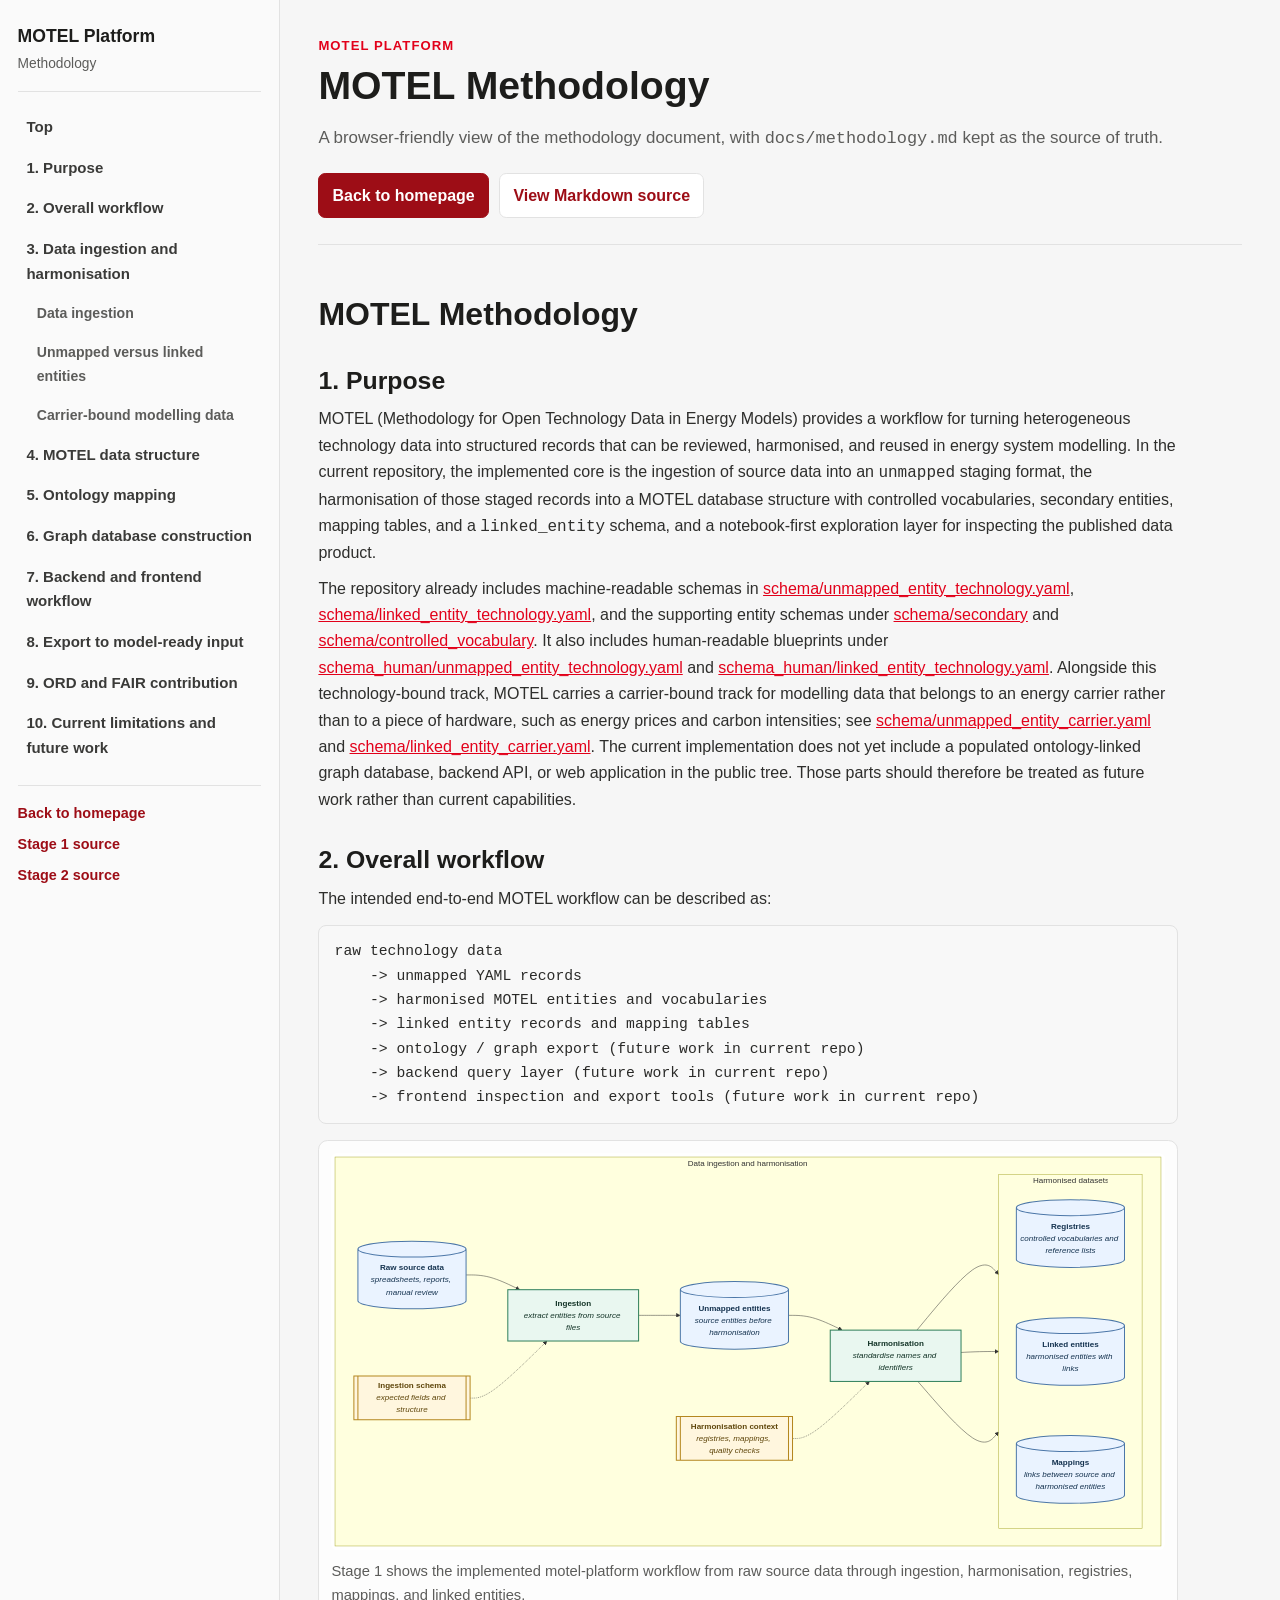
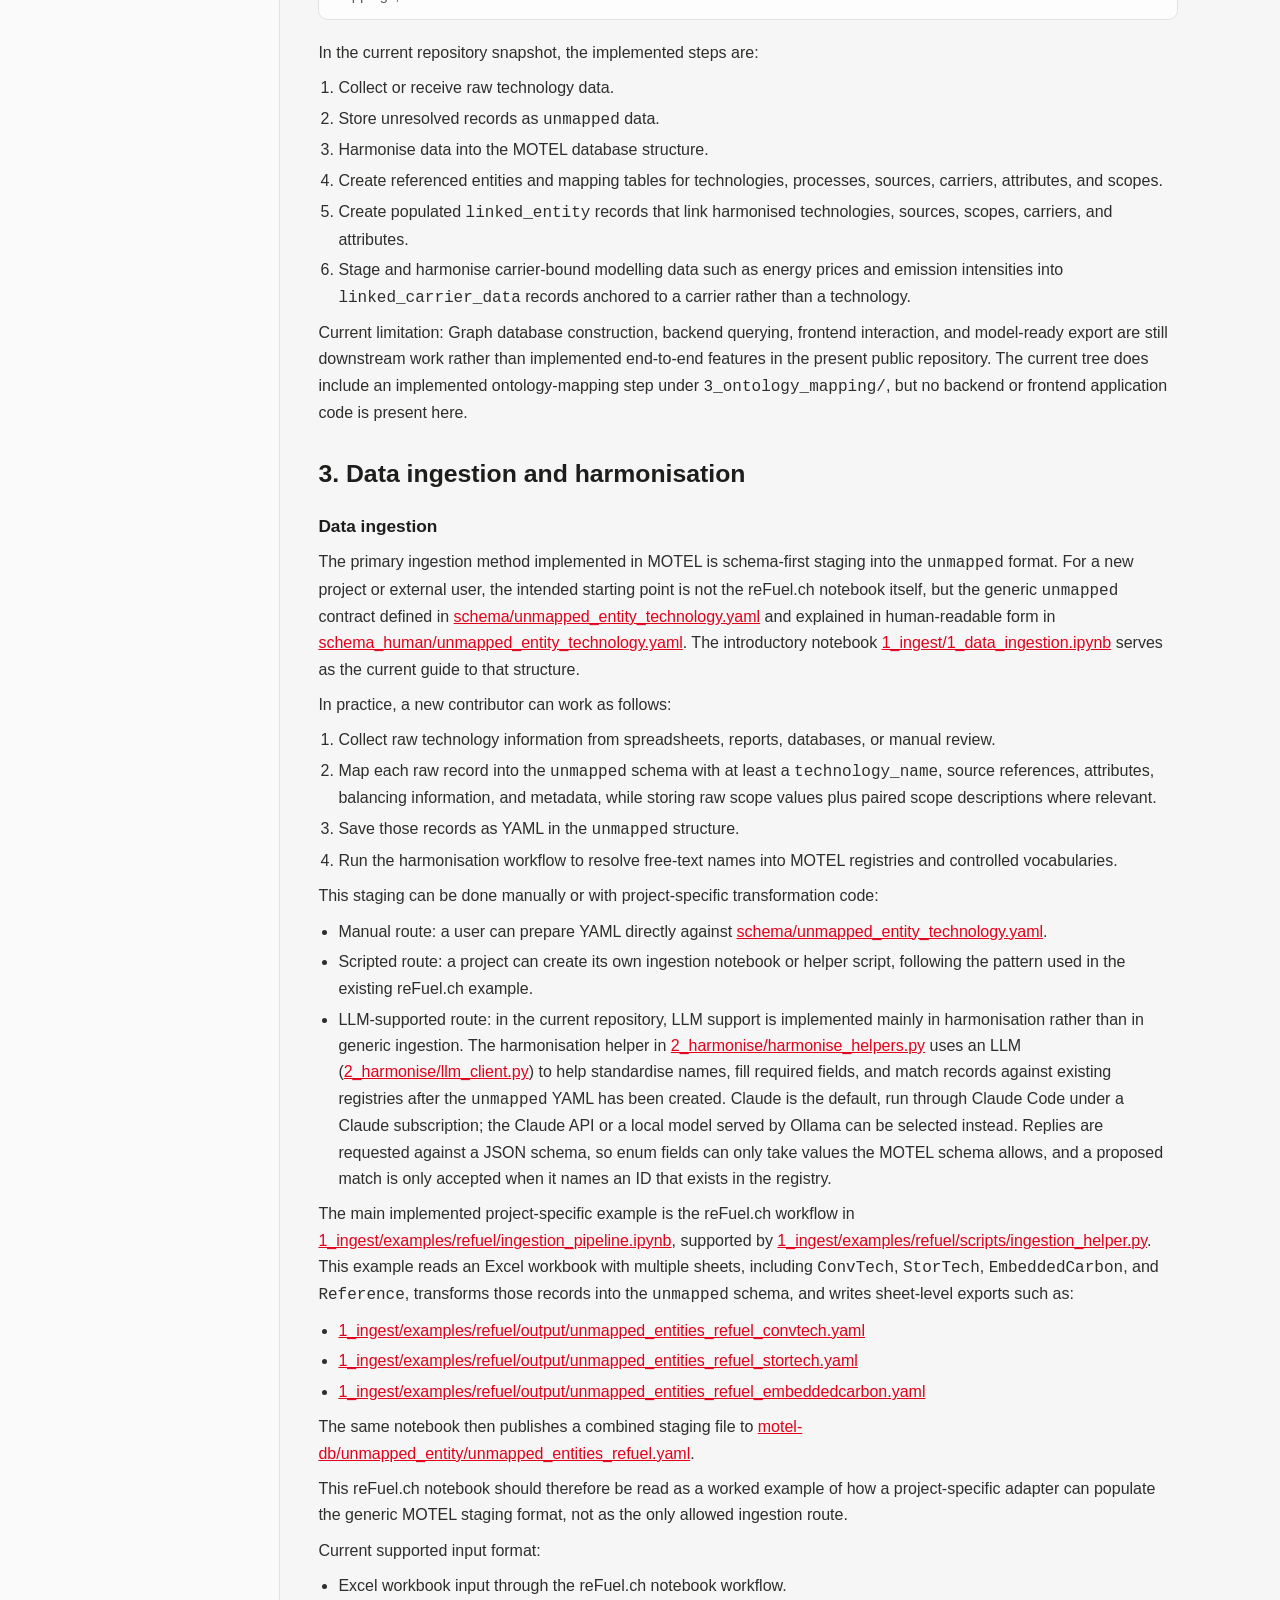
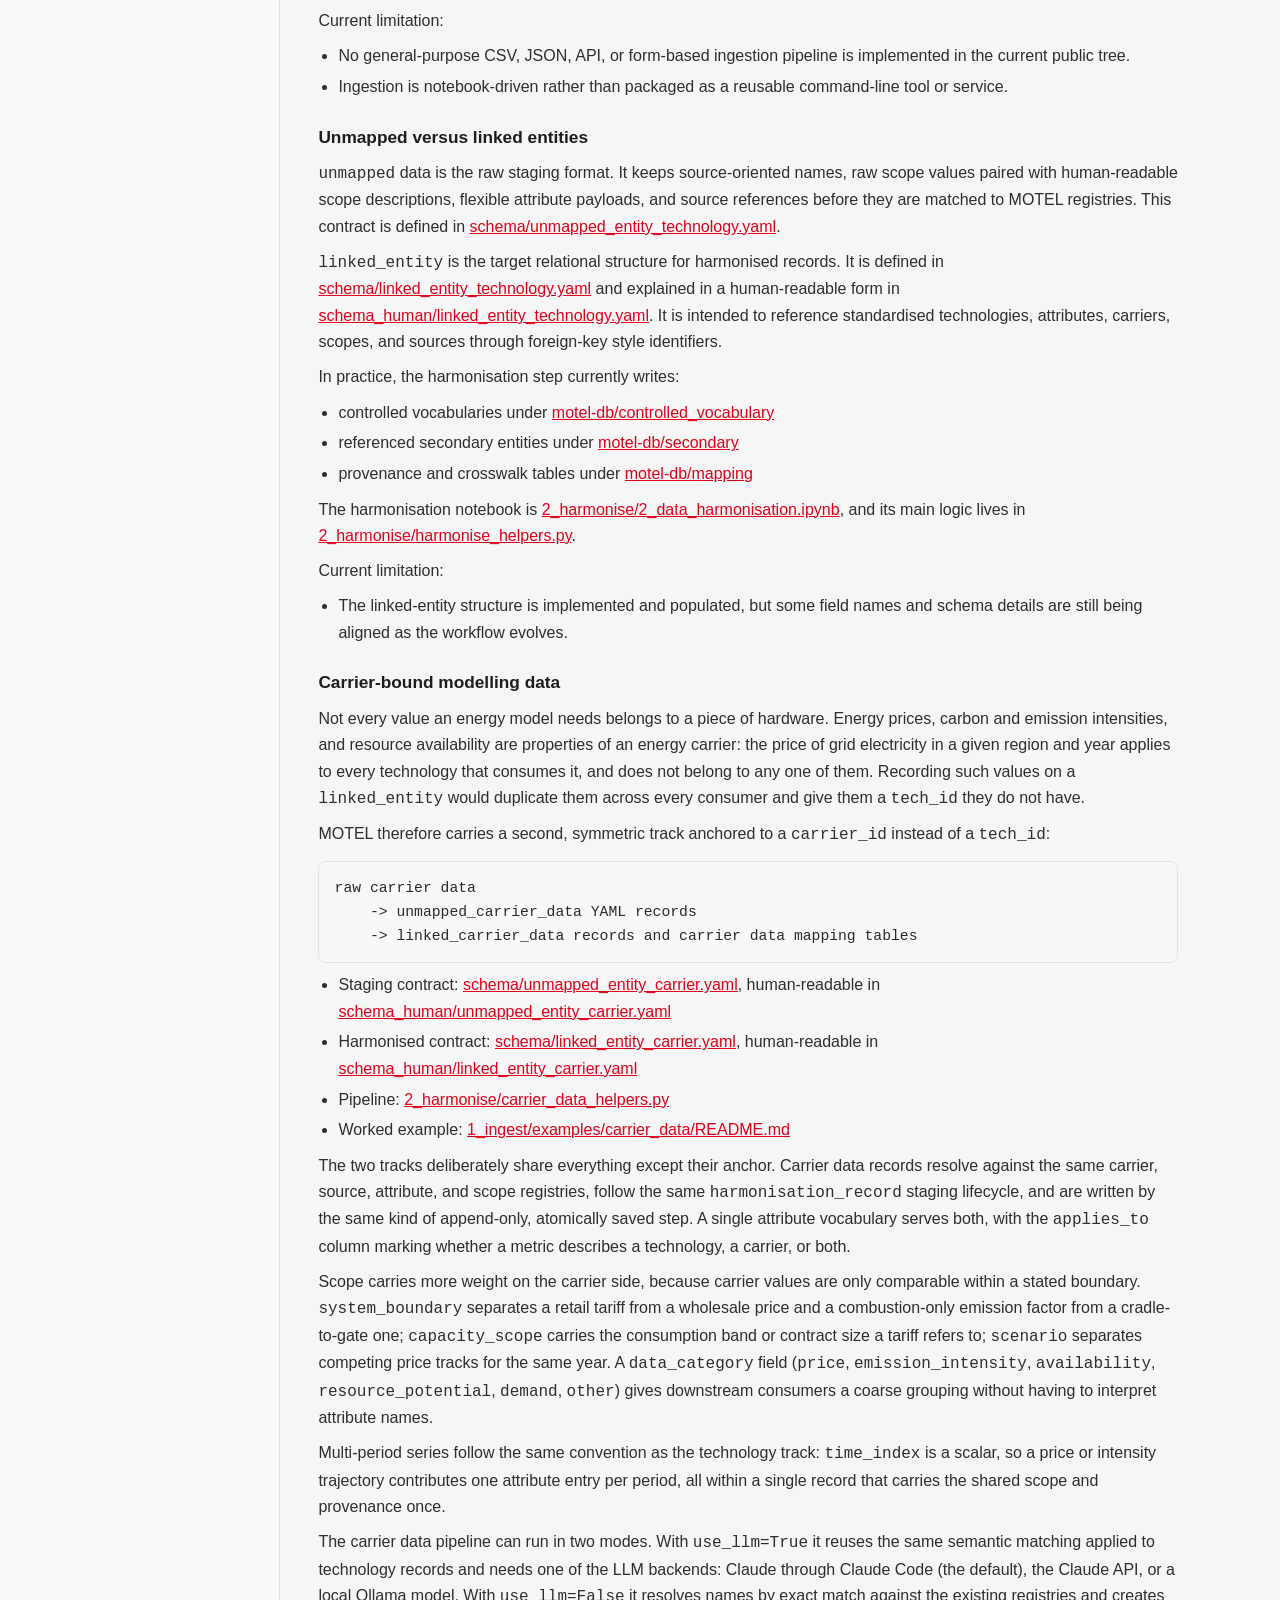
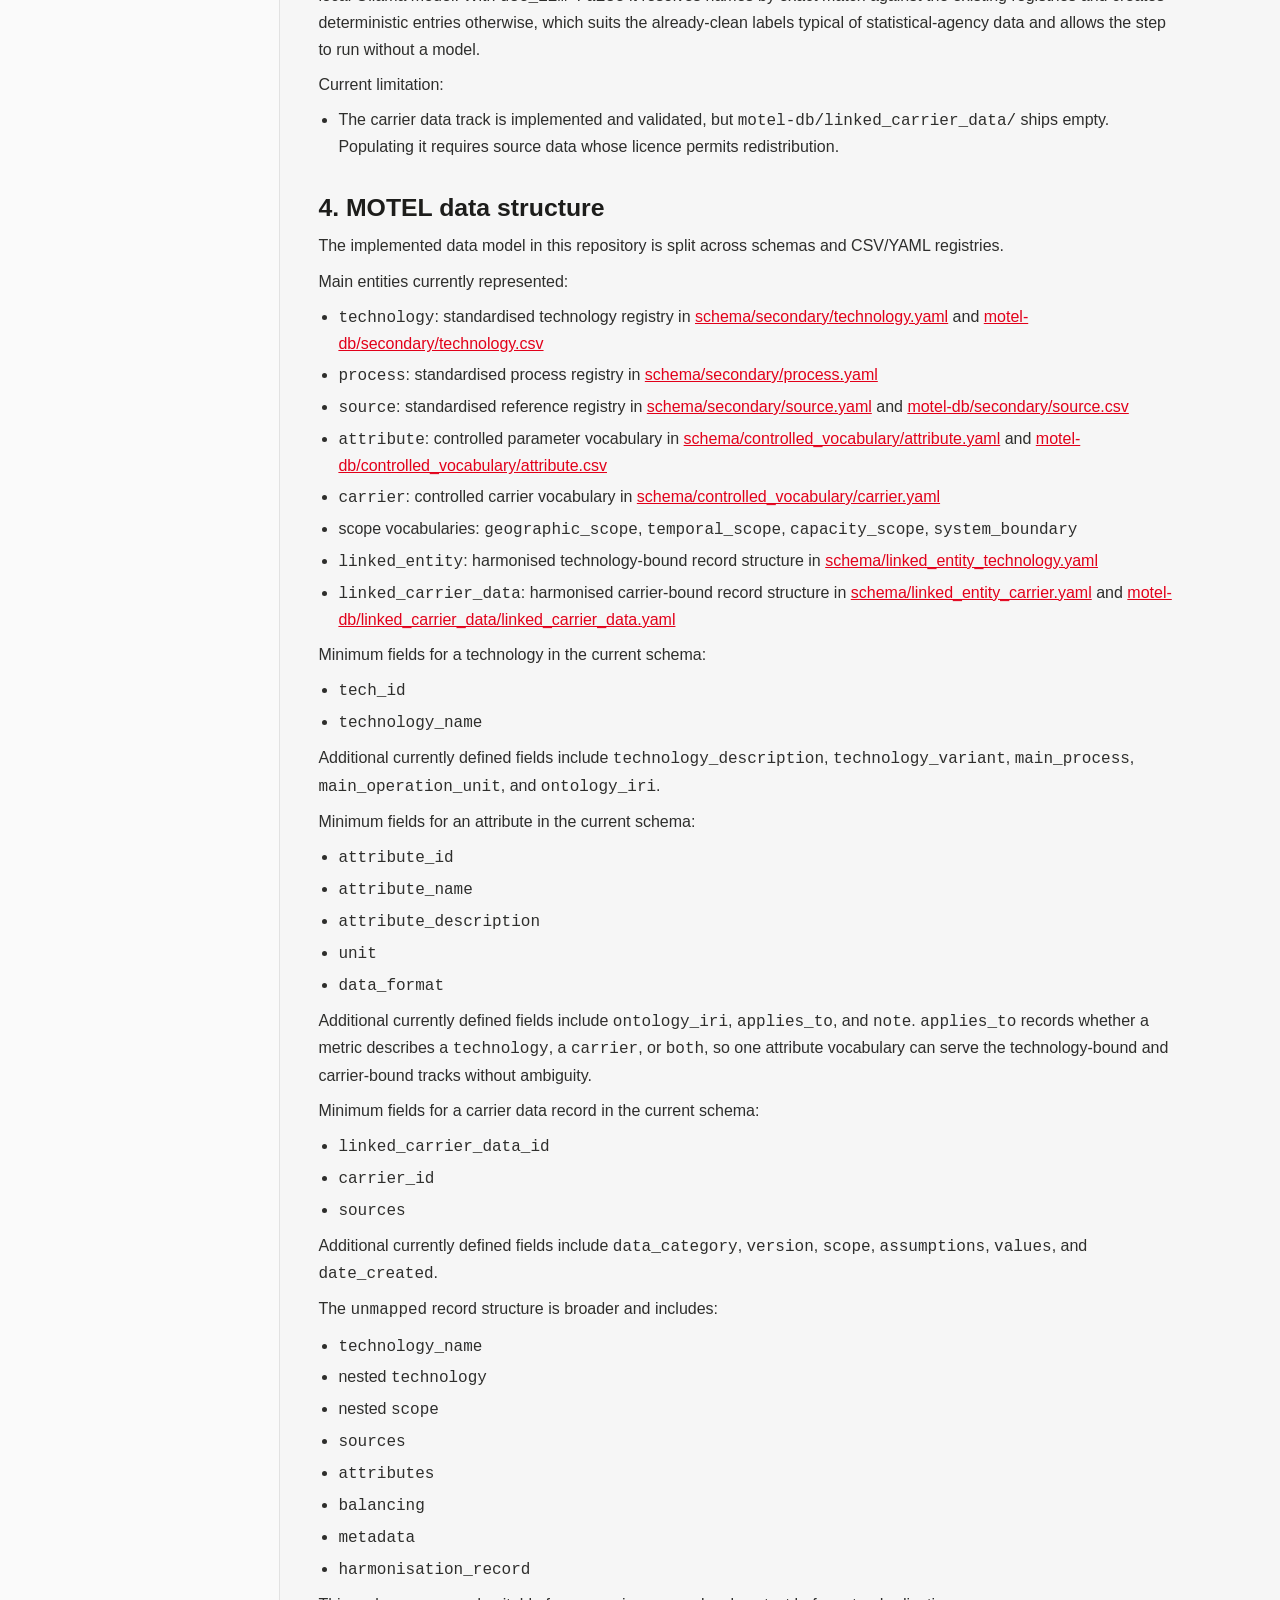
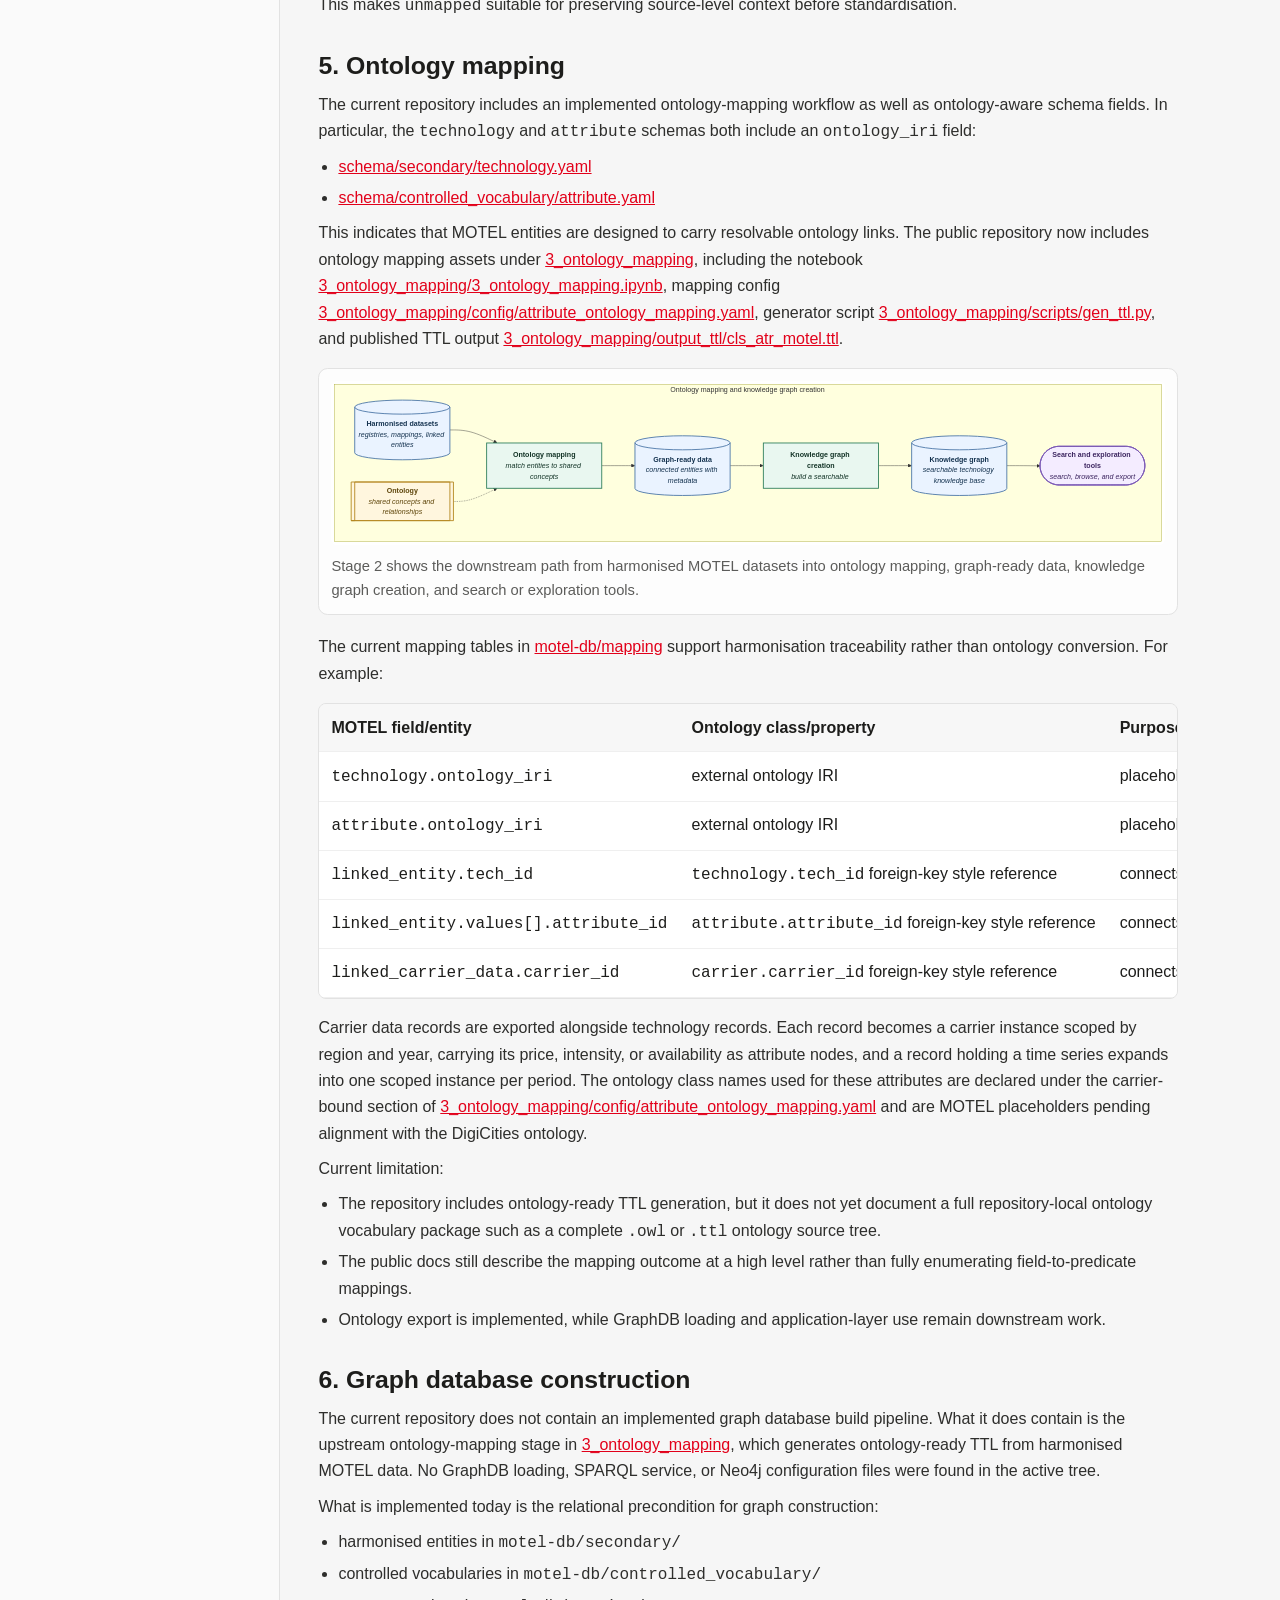
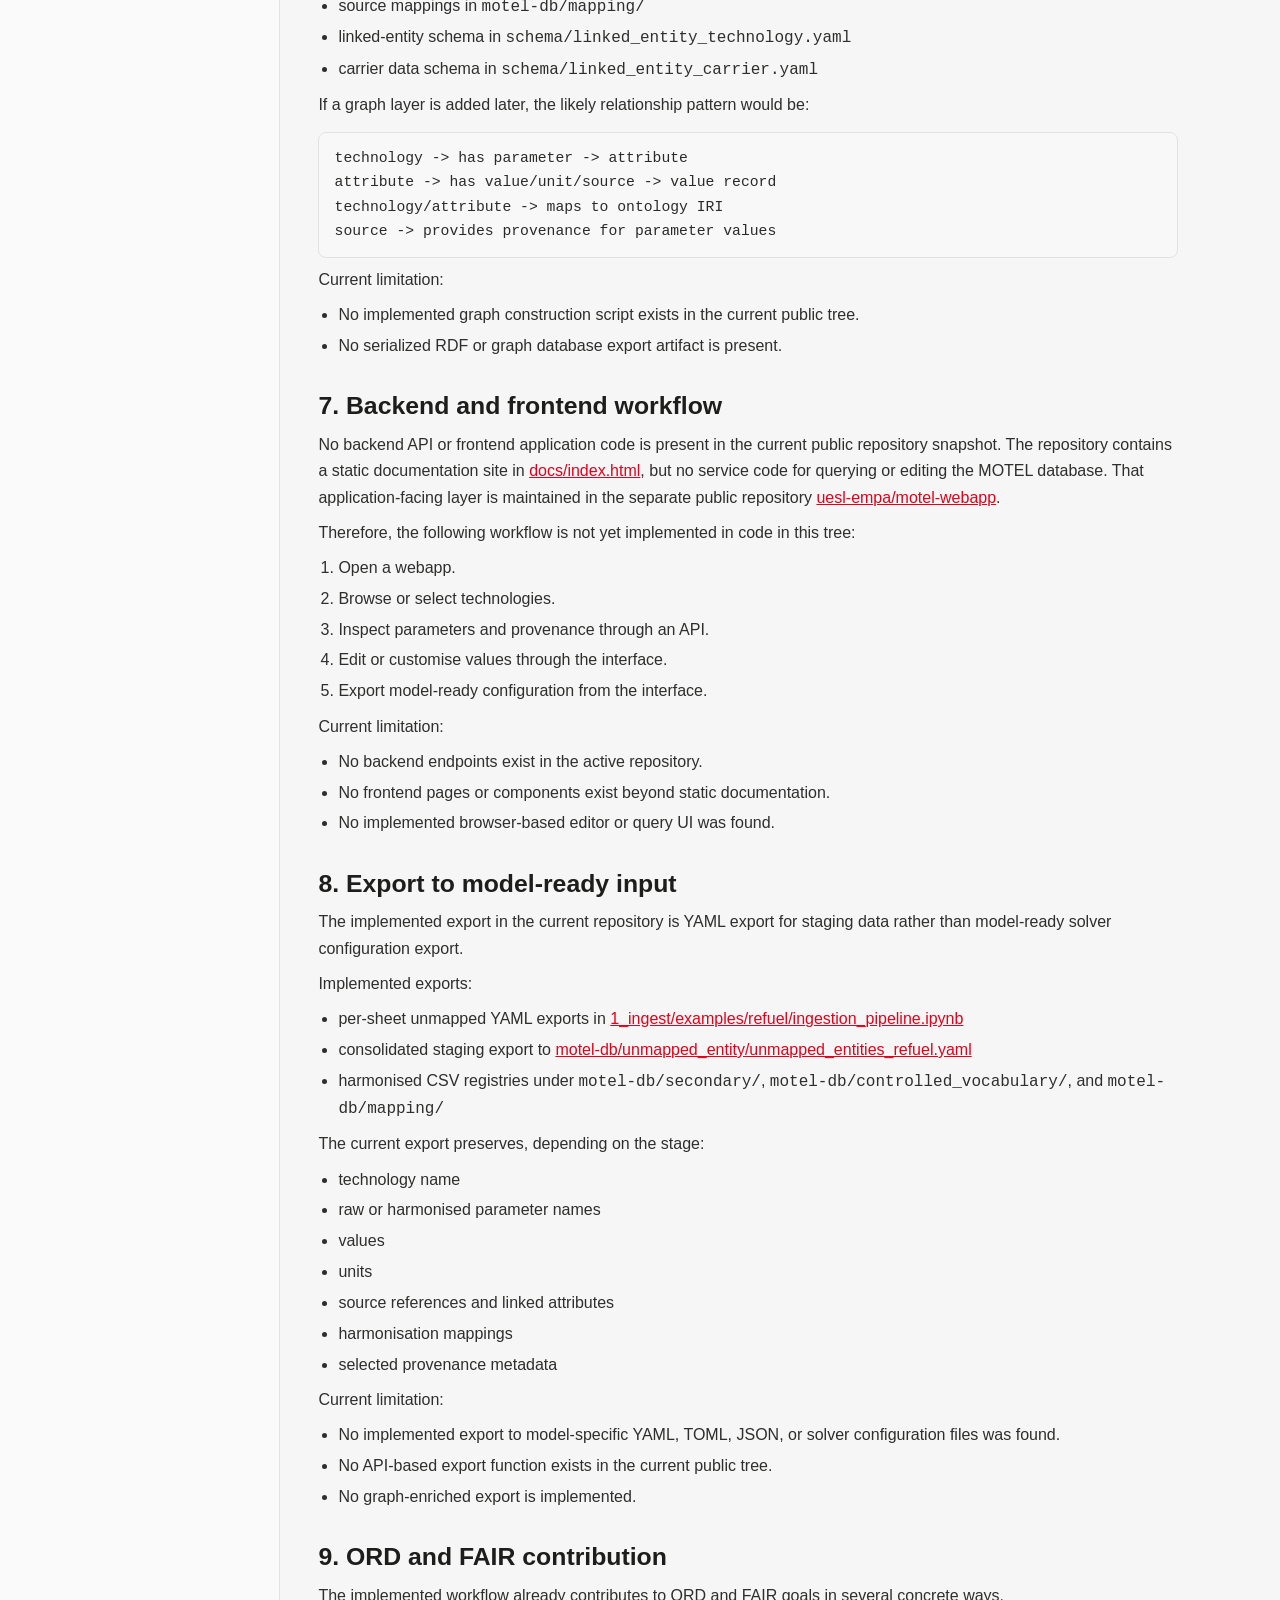
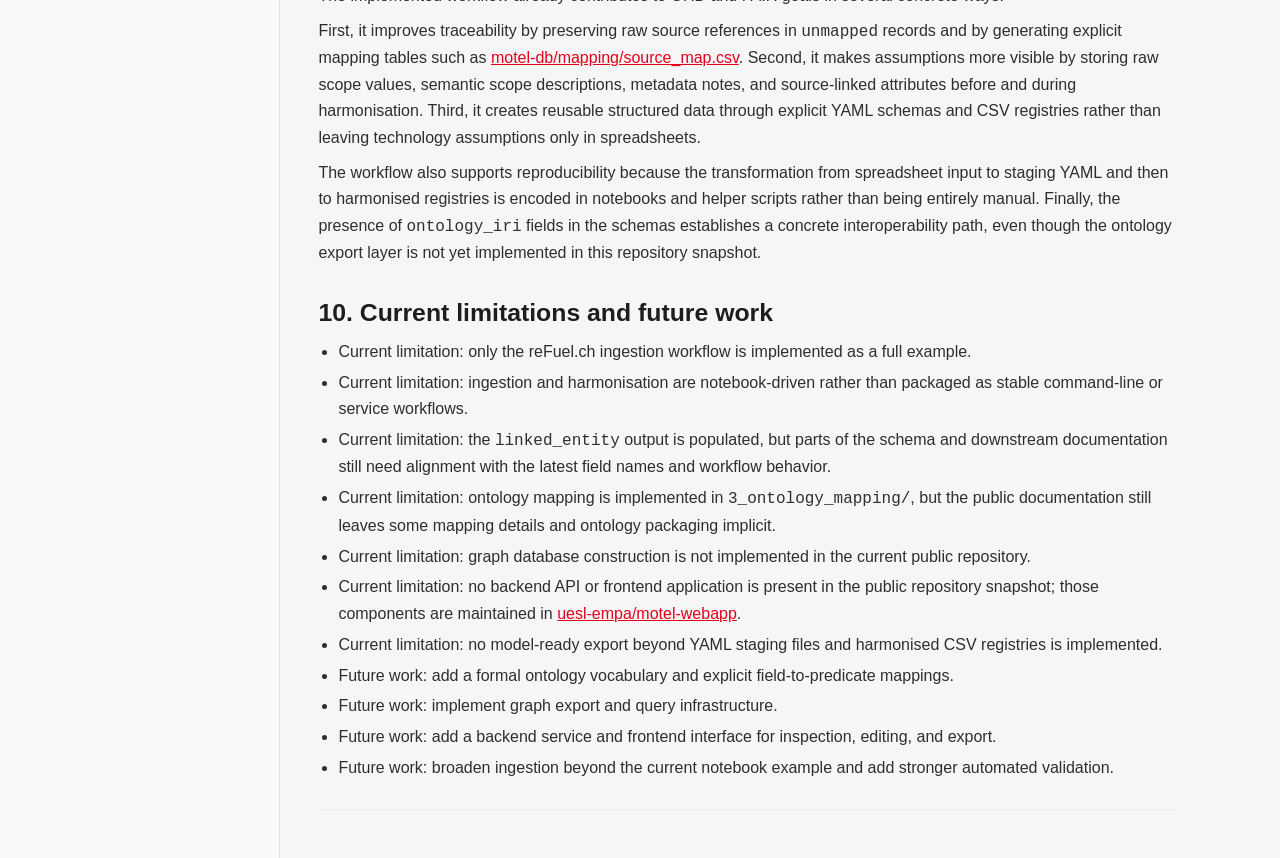
<file: docs/methodology.html>
<!doctype html>
<html lang="en">
  <head>
    <meta charset="utf-8" />
    <meta name="viewport" content="width=device-width, initial-scale=1" />
    <title>MOTEL Methodology</title>
    <meta
      name="description"
      content="Readable web version of the MOTEL methodology documentation."
    />
    <link rel="stylesheet" href="style.css" />
  </head>
  <body>
    <div class="docs-shell">
      <aside class="sidebar" aria-label="Methodology navigation">
        <div class="sidebar-inner">
          <a class="brand" href="index.html#overview">
            <span class="brand-title">MOTEL Platform</span>
            <span class="brand-subtitle">Methodology</span>
          </a>

          <nav class="toc" id="methodology-toc">
            <a href="#top">Top</a><a href="#1-purpose">1. Purpose</a><a href="#2-overall-workflow">2. Overall workflow</a><a href="#3-data-ingestion-and-harmonisation">3. Data ingestion and harmonisation</a><a href="#data-ingestion" class="toc-subitem">Data ingestion</a><a href="#unmapped-versus-linked-entities" class="toc-subitem">Unmapped versus linked entities</a><a href="#carrier-bound-modelling-data" class="toc-subitem">Carrier-bound modelling data</a><a href="#4-motel-data-structure">4. MOTEL data structure</a><a href="#5-ontology-mapping">5. Ontology mapping</a><a href="#6-graph-database-construction">6. Graph database construction</a><a href="#7-backend-and-frontend-workflow">7. Backend and frontend workflow</a><a href="#8-export-to-model-ready-input">8. Export to model-ready input</a><a href="#9-ord-and-fair-contribution">9. ORD and FAIR contribution</a><a href="#10-current-limitations-and-future-work">10. Current limitations and future work</a>
          </nav>

          <div class="sidebar-actions">
            <a href="index.html">Back to homepage</a>
            <a href="workflow/ingest_harmonise.mmd">Stage 1 source</a>
            <a href="workflow/ontology_graphdb.mmd">Stage 2 source</a>
            <a href="methodology.md">Markdown source</a>
          </div>
        </div>
      </aside>

      <main class="content">
        <header class="doc-hero" id="top">
          <p class="kicker">MOTEL Platform</p>
          <h1>MOTEL Methodology</h1>
          <p class="subtitle">
            A browser-friendly view of the methodology document, with
            <code>docs/methodology.md</code> kept as the source of truth.
          </p>
          <div class="actions">
            <a class="btn primary" href="index.html">Back to homepage</a>
            <a class="btn" href="methodology.md">View Markdown source</a>
          </div>
        </header>

        <article class="doc-section markdown-body" id="methodology-body">
<h1 id="motel-methodology">MOTEL Methodology</h1>
<h2 id="1-purpose">1. Purpose</h2>
<p>MOTEL (Methodology for Open Technology Data in Energy Models) provides a workflow for turning heterogeneous technology data into structured records that can be reviewed, harmonised, and reused in energy system modelling. In the current repository, the implemented core is the ingestion of source data into an <code>unmapped</code> staging format, the harmonisation of those staged records into a MOTEL database structure with controlled vocabularies, secondary entities, mapping tables, and a <code>linked_entity</code> schema, and a notebook-first exploration layer for inspecting the published data product.</p>
<p>The repository already includes machine-readable schemas in <a href="https://github.com/uesl-empa/motel-platform/blob/main/schema/unmapped_entity_technology.yaml">schema/unmapped_entity_technology.yaml</a>, <a href="https://github.com/uesl-empa/motel-platform/blob/main/schema/linked_entity_technology.yaml">schema/linked_entity_technology.yaml</a>, and the supporting entity schemas under <a href="https://github.com/uesl-empa/motel-platform/blob/main/schema/secondary/source.yaml">schema/secondary</a> and <a href="https://github.com/uesl-empa/motel-platform/blob/main/schema/controlled_vocabulary/attribute.yaml">schema/controlled_vocabulary</a>. It also includes human-readable blueprints under <a href="https://github.com/uesl-empa/motel-platform/blob/main/schema_human/unmapped_entity_technology.yaml">schema_human/unmapped_entity_technology.yaml</a> and <a href="https://github.com/uesl-empa/motel-platform/blob/main/schema_human/linked_entity_technology.yaml">schema_human/linked_entity_technology.yaml</a>. Alongside this technology-bound track, MOTEL carries a carrier-bound track for modelling data that belongs to an energy carrier rather than to a piece of hardware, such as energy prices and carbon intensities; see <a href="https://github.com/uesl-empa/motel-platform/blob/main/schema/unmapped_entity_carrier.yaml">schema/unmapped_entity_carrier.yaml</a> and <a href="https://github.com/uesl-empa/motel-platform/blob/main/schema/linked_entity_carrier.yaml">schema/linked_entity_carrier.yaml</a>. The current implementation does not yet include a populated ontology-linked graph database, backend API, or web application in the public tree. Those parts should therefore be treated as future work rather than current capabilities.</p>
<h2 id="2-overall-workflow">2. Overall workflow</h2>
<p>The intended end-to-end MOTEL workflow can be described as:</p>
<pre><code class="language-text">raw technology data
    -&gt; unmapped YAML records
    -&gt; harmonised MOTEL entities and vocabularies
    -&gt; linked entity records and mapping tables
    -&gt; ontology / graph export (future work in current repo)
    -&gt; backend query layer (future work in current repo)
    -&gt; frontend inspection and export tools (future work in current repo)</code></pre>
<figure class="diagram-figure"><img src="assets/ingest_harmonise.svg" alt="Diagram of the MOTEL ingestion and harmonisation workflow" /><figcaption>Stage 1 shows the implemented motel-platform workflow from raw source data through ingestion, harmonisation, registries, mappings, and linked entities.</figcaption></figure>
<p>In the current repository snapshot, the implemented steps are:</p>
<ol><li>Collect or receive raw technology data.</li><li>Store unresolved records as <code>unmapped</code> data.</li><li>Harmonise data into the MOTEL database structure.</li><li>Create referenced entities and mapping tables for technologies, processes, sources, carriers, attributes, and scopes.</li><li>Create populated <code>linked_entity</code> records that link harmonised technologies, sources, scopes, carriers, and attributes.</li><li>Stage and harmonise carrier-bound modelling data such as energy prices and emission intensities into <code>linked_carrier_data</code> records anchored to a carrier rather than a technology.</li></ol>
<p>Current limitation: Graph database construction, backend querying, frontend interaction, and model-ready export are still downstream work rather than implemented end-to-end features in the present public repository. The current tree does include an implemented ontology-mapping step under <code>3_ontology_mapping/</code>, but no backend or frontend application code is present here.</p>
<h2 id="3-data-ingestion-and-harmonisation">3. Data ingestion and harmonisation</h2>
<h3 id="data-ingestion">Data ingestion</h3>
<p>The primary ingestion method implemented in MOTEL is schema-first staging into the <code>unmapped</code> format. For a new project or external user, the intended starting point is not the reFuel.ch notebook itself, but the generic <code>unmapped</code> contract defined in <a href="https://github.com/uesl-empa/motel-platform/blob/main/schema/unmapped_entity_technology.yaml">schema/unmapped_entity_technology.yaml</a> and explained in human-readable form in <a href="https://github.com/uesl-empa/motel-platform/blob/main/schema_human/unmapped_entity_technology.yaml">schema_human/unmapped_entity_technology.yaml</a>. The introductory notebook <a href="https://github.com/uesl-empa/motel-platform/blob/main/1_ingest/1_data_ingestion.ipynb">1_ingest/1_data_ingestion.ipynb</a> serves as the current guide to that structure.</p>
<p>In practice, a new contributor can work as follows:</p>
<ol><li>Collect raw technology information from spreadsheets, reports, databases, or manual review.</li><li>Map each raw record into the <code>unmapped</code> schema with at least a <code>technology_name</code>, source references, attributes, balancing information, and metadata, while storing raw scope values plus paired scope descriptions where relevant.</li><li>Save those records as YAML in the <code>unmapped</code> structure.</li><li>Run the harmonisation workflow to resolve free-text names into MOTEL registries and controlled vocabularies.</li></ol>
<p>This staging can be done manually or with project-specific transformation code:</p>
<ul><li>Manual route: a user can prepare YAML directly against <a href="https://github.com/uesl-empa/motel-platform/blob/main/schema/unmapped_entity_technology.yaml">schema/unmapped_entity_technology.yaml</a>.</li><li>Scripted route: a project can create its own ingestion notebook or helper script, following the pattern used in the existing reFuel.ch example.</li><li>LLM-supported route: in the current repository, LLM support is implemented mainly in harmonisation rather than in generic ingestion. The harmonisation helper in <a href="https://github.com/uesl-empa/motel-platform/blob/main/2_harmonise/harmonise_helpers.py">2_harmonise/harmonise_helpers.py</a> uses an LLM (<a href="https://github.com/uesl-empa/motel-platform/blob/main/2_harmonise/llm_client.py">2_harmonise/llm_client.py</a>) to help standardise names, fill required fields, and match records against existing registries after the <code>unmapped</code> YAML has been created. Claude is the default, run through Claude Code under a Claude subscription; the Claude API or a local model served by Ollama can be selected instead. Replies are requested against a JSON schema, so enum fields can only take values the MOTEL schema allows, and a proposed match is only accepted when it names an ID that exists in the registry.</li></ul>
<p>The main implemented project-specific example is the reFuel.ch workflow in <a href="https://github.com/uesl-empa/motel-platform/blob/main/1_ingest/examples/refuel/ingestion_pipeline.ipynb">1_ingest/examples/refuel/ingestion_pipeline.ipynb</a>, supported by <a href="https://github.com/uesl-empa/motel-platform/blob/main/1_ingest/examples/refuel/scripts/ingestion_helper.py">1_ingest/examples/refuel/scripts/ingestion_helper.py</a>. This example reads an Excel workbook with multiple sheets, including <code>ConvTech</code>, <code>StorTech</code>, <code>EmbeddedCarbon</code>, and <code>Reference</code>, transforms those records into the <code>unmapped</code> schema, and writes sheet-level exports such as:</p>
<ul><li><a href="https://github.com/uesl-empa/motel-platform/blob/main/1_ingest/examples/refuel/output/unmapped_entities_refuel_convtech.yaml">1_ingest/examples/refuel/output/unmapped_entities_refuel_convtech.yaml</a></li><li><a href="https://github.com/uesl-empa/motel-platform/blob/main/1_ingest/examples/refuel/output/unmapped_entities_refuel_stortech.yaml">1_ingest/examples/refuel/output/unmapped_entities_refuel_stortech.yaml</a></li><li><a href="https://github.com/uesl-empa/motel-platform/blob/main/1_ingest/examples/refuel/output/unmapped_entities_refuel_embeddedcarbon.yaml">1_ingest/examples/refuel/output/unmapped_entities_refuel_embeddedcarbon.yaml</a></li></ul>
<p>The same notebook then publishes a combined staging file to <a href="https://github.com/uesl-empa/motel-platform/blob/main/motel-db/unmapped_entity/unmapped_entities_refuel.yaml">motel-db/unmapped_entity/unmapped_entities_refuel.yaml</a>.</p>
<p>This reFuel.ch notebook should therefore be read as a worked example of how a project-specific adapter can populate the generic MOTEL staging format, not as the only allowed ingestion route.</p>
<p>Current supported input format:</p>
<ul><li>Excel workbook input through the reFuel.ch notebook workflow.</li></ul>
<p>Current limitation:</p>
<ul><li>No general-purpose CSV, JSON, API, or form-based ingestion pipeline is implemented in the current public tree.</li><li>Ingestion is notebook-driven rather than packaged as a reusable command-line tool or service.</li></ul>
<h3 id="unmapped-versus-linked-entities">Unmapped versus linked entities</h3>
<p><code>unmapped</code> data is the raw staging format. It keeps source-oriented names, raw scope values paired with human-readable scope descriptions, flexible attribute payloads, and source references before they are matched to MOTEL registries. This contract is defined in <a href="https://github.com/uesl-empa/motel-platform/blob/main/schema/unmapped_entity_technology.yaml">schema/unmapped_entity_technology.yaml</a>.</p>
<p><code>linked_entity</code> is the target relational structure for harmonised records. It is defined in <a href="https://github.com/uesl-empa/motel-platform/blob/main/schema/linked_entity_technology.yaml">schema/linked_entity_technology.yaml</a> and explained in a human-readable form in <a href="https://github.com/uesl-empa/motel-platform/blob/main/schema_human/linked_entity_technology.yaml">schema_human/linked_entity_technology.yaml</a>. It is intended to reference standardised technologies, attributes, carriers, scopes, and sources through foreign-key style identifiers.</p>
<p>In practice, the harmonisation step currently writes:</p>
<ul><li>controlled vocabularies under <a href="https://github.com/uesl-empa/motel-platform/blob/main/motel-db/controlled_vocabulary/attribute.csv">motel-db/controlled_vocabulary</a></li><li>referenced secondary entities under <a href="https://github.com/uesl-empa/motel-platform/blob/main/motel-db/secondary/source.csv">motel-db/secondary</a></li><li>provenance and crosswalk tables under <a href="https://github.com/uesl-empa/motel-platform/blob/main/motel-db/mapping/source_map.csv">motel-db/mapping</a></li></ul>
<p>The harmonisation notebook is <a href="https://github.com/uesl-empa/motel-platform/blob/main/2_harmonise/2_data_harmonisation.ipynb">2_harmonise/2_data_harmonisation.ipynb</a>, and its main logic lives in <a href="https://github.com/uesl-empa/motel-platform/blob/main/2_harmonise/harmonise_helpers.py">2_harmonise/harmonise_helpers.py</a>.</p>
<p>Current limitation:</p>
<ul><li>The linked-entity structure is implemented and populated, but some field names and schema details are still being aligned as the workflow evolves.</li></ul>
<h3 id="carrier-bound-modelling-data">Carrier-bound modelling data</h3>
<p>Not every value an energy model needs belongs to a piece of hardware. Energy prices, carbon and emission intensities, and resource availability are properties of an energy carrier: the price of grid electricity in a given region and year applies to every technology that consumes it, and does not belong to any one of them. Recording such values on a <code>linked_entity</code> would duplicate them across every consumer and give them a <code>tech_id</code> they do not have.</p>
<p>MOTEL therefore carries a second, symmetric track anchored to a <code>carrier_id</code> instead of a <code>tech_id</code>:</p>
<pre><code class="language-text">raw carrier data
    -&gt; unmapped_carrier_data YAML records
    -&gt; linked_carrier_data records and carrier data mapping tables</code></pre>
<ul><li>Staging contract: <a href="https://github.com/uesl-empa/motel-platform/blob/main/schema/unmapped_entity_carrier.yaml">schema/unmapped_entity_carrier.yaml</a>, human-readable in <a href="https://github.com/uesl-empa/motel-platform/blob/main/schema_human/unmapped_entity_carrier.yaml">schema_human/unmapped_entity_carrier.yaml</a></li><li>Harmonised contract: <a href="https://github.com/uesl-empa/motel-platform/blob/main/schema/linked_entity_carrier.yaml">schema/linked_entity_carrier.yaml</a>, human-readable in <a href="https://github.com/uesl-empa/motel-platform/blob/main/schema_human/linked_entity_carrier.yaml">schema_human/linked_entity_carrier.yaml</a></li><li>Pipeline: <a href="https://github.com/uesl-empa/motel-platform/blob/main/2_harmonise/carrier_data_helpers.py">2_harmonise/carrier_data_helpers.py</a></li><li>Worked example: <a href="https://github.com/uesl-empa/motel-platform/blob/main/1_ingest/examples/carrier_data/README.md">1_ingest/examples/carrier_data/README.md</a></li></ul>
<p>The two tracks deliberately share everything except their anchor. Carrier data records resolve against the same carrier, source, attribute, and scope registries, follow the same <code>harmonisation_record</code> staging lifecycle, and are written by the same kind of append-only, atomically saved step. A single attribute vocabulary serves both, with the <code>applies_to</code> column marking whether a metric describes a technology, a carrier, or both.</p>
<p>Scope carries more weight on the carrier side, because carrier values are only comparable within a stated boundary. <code>system_boundary</code> separates a retail tariff from a wholesale price and a combustion-only emission factor from a cradle-to-gate one; <code>capacity_scope</code> carries the consumption band or contract size a tariff refers to; <code>scenario</code> separates competing price tracks for the same year. A <code>data_category</code> field (<code>price</code>, <code>emission_intensity</code>, <code>availability</code>, <code>resource_potential</code>, <code>demand</code>, <code>other</code>) gives downstream consumers a coarse grouping without having to interpret attribute names.</p>
<p>Multi-period series follow the same convention as the technology track: <code>time_index</code> is a scalar, so a price or intensity trajectory contributes one attribute entry per period, all within a single record that carries the shared scope and provenance once.</p>
<p>The carrier data pipeline can run in two modes. With <code>use_llm=True</code> it reuses the same semantic matching applied to technology records and needs one of the LLM backends: Claude through Claude Code (the default), the Claude API, or a local Ollama model. With <code>use_llm=False</code> it resolves names by exact match against the existing registries and creates deterministic entries otherwise, which suits the already-clean labels typical of statistical-agency data and allows the step to run without a model.</p>
<p>Current limitation:</p>
<ul><li>The carrier data track is implemented and validated, but <code>motel-db/linked_carrier_data/</code> ships empty. Populating it requires source data whose licence permits redistribution.</li></ul>
<h2 id="4-motel-data-structure">4. MOTEL data structure</h2>
<p>The implemented data model in this repository is split across schemas and CSV/YAML registries.</p>
<p>Main entities currently represented:</p>
<ul><li><code>technology</code>: standardised technology registry in <a href="https://github.com/uesl-empa/motel-platform/blob/main/schema/secondary/technology.yaml">schema/secondary/technology.yaml</a> and <a href="https://github.com/uesl-empa/motel-platform/blob/main/motel-db/secondary/technology.csv">motel-db/secondary/technology.csv</a></li><li><code>process</code>: standardised process registry in <a href="https://github.com/uesl-empa/motel-platform/blob/main/schema/secondary/process.yaml">schema/secondary/process.yaml</a></li><li><code>source</code>: standardised reference registry in <a href="https://github.com/uesl-empa/motel-platform/blob/main/schema/secondary/source.yaml">schema/secondary/source.yaml</a> and <a href="https://github.com/uesl-empa/motel-platform/blob/main/motel-db/secondary/source.csv">motel-db/secondary/source.csv</a></li><li><code>attribute</code>: controlled parameter vocabulary in <a href="https://github.com/uesl-empa/motel-platform/blob/main/schema/controlled_vocabulary/attribute.yaml">schema/controlled_vocabulary/attribute.yaml</a> and <a href="https://github.com/uesl-empa/motel-platform/blob/main/motel-db/controlled_vocabulary/attribute.csv">motel-db/controlled_vocabulary/attribute.csv</a></li><li><code>carrier</code>: controlled carrier vocabulary in <a href="https://github.com/uesl-empa/motel-platform/blob/main/schema/controlled_vocabulary/carrier.yaml">schema/controlled_vocabulary/carrier.yaml</a></li><li>scope vocabularies: <code>geographic_scope</code>, <code>temporal_scope</code>, <code>capacity_scope</code>, <code>system_boundary</code></li><li><code>linked_entity</code>: harmonised technology-bound record structure in <a href="https://github.com/uesl-empa/motel-platform/blob/main/schema/linked_entity_technology.yaml">schema/linked_entity_technology.yaml</a></li><li><code>linked_carrier_data</code>: harmonised carrier-bound record structure in <a href="https://github.com/uesl-empa/motel-platform/blob/main/schema/linked_entity_carrier.yaml">schema/linked_entity_carrier.yaml</a> and <a href="https://github.com/uesl-empa/motel-platform/blob/main/motel-db/linked_carrier_data/linked_carrier_data.yaml">motel-db/linked_carrier_data/linked_carrier_data.yaml</a></li></ul>
<p>Minimum fields for a technology in the current schema:</p>
<ul><li><code>tech_id</code></li><li><code>technology_name</code></li></ul>
<p>Additional currently defined fields include <code>technology_description</code>, <code>technology_variant</code>, <code>main_process</code>, <code>main_operation_unit</code>, and <code>ontology_iri</code>.</p>
<p>Minimum fields for an attribute in the current schema:</p>
<ul><li><code>attribute_id</code></li><li><code>attribute_name</code></li><li><code>attribute_description</code></li><li><code>unit</code></li><li><code>data_format</code></li></ul>
<p>Additional currently defined fields include <code>ontology_iri</code>, <code>applies_to</code>, and <code>note</code>. <code>applies_to</code> records whether a metric describes a <code>technology</code>, a <code>carrier</code>, or <code>both</code>, so one attribute vocabulary can serve the technology-bound and carrier-bound tracks without ambiguity.</p>
<p>Minimum fields for a carrier data record in the current schema:</p>
<ul><li><code>linked_carrier_data_id</code></li><li><code>carrier_id</code></li><li><code>sources</code></li></ul>
<p>Additional currently defined fields include <code>data_category</code>, <code>version</code>, <code>scope</code>, <code>assumptions</code>, <code>values</code>, and <code>date_created</code>.</p>
<p>The <code>unmapped</code> record structure is broader and includes:</p>
<ul><li><code>technology_name</code></li><li>nested <code>technology</code></li><li>nested <code>scope</code></li><li><code>sources</code></li><li><code>attributes</code></li><li><code>balancing</code></li><li><code>metadata</code></li><li><code>harmonisation_record</code></li></ul>
<p>This makes <code>unmapped</code> suitable for preserving source-level context before standardisation.</p>
<h2 id="5-ontology-mapping">5. Ontology mapping</h2>
<p>The current repository includes an implemented ontology-mapping workflow as well as ontology-aware schema fields. In particular, the <code>technology</code> and <code>attribute</code> schemas both include an <code>ontology_iri</code> field:</p>
<ul><li><a href="https://github.com/uesl-empa/motel-platform/blob/main/schema/secondary/technology.yaml">schema/secondary/technology.yaml</a></li><li><a href="https://github.com/uesl-empa/motel-platform/blob/main/schema/controlled_vocabulary/attribute.yaml">schema/controlled_vocabulary/attribute.yaml</a></li></ul>
<p>This indicates that MOTEL entities are designed to carry resolvable ontology links. The public repository now includes ontology mapping assets under <a href="https://github.com/uesl-empa/motel-platform/tree/main/3_ontology_mapping">3_ontology_mapping</a>, including the notebook <a href="https://github.com/uesl-empa/motel-platform/blob/main/3_ontology_mapping/3_ontology_mapping.ipynb">3_ontology_mapping/3_ontology_mapping.ipynb</a>, mapping config <a href="https://github.com/uesl-empa/motel-platform/blob/main/3_ontology_mapping/config/attribute_ontology_mapping.yaml">3_ontology_mapping/config/attribute_ontology_mapping.yaml</a>, generator script <a href="https://github.com/uesl-empa/motel-platform/blob/main/3_ontology_mapping/scripts/gen_ttl.py">3_ontology_mapping/scripts/gen_ttl.py</a>, and published TTL output <a href="https://github.com/uesl-empa/motel-platform/blob/main/3_ontology_mapping/output_ttl/cls_atr_motel.ttl">3_ontology_mapping/output_ttl/cls_atr_motel.ttl</a>.</p>
<figure class="diagram-figure"><img src="assets/ontology_graphdb.svg" alt="Diagram of the MOTEL ontology and graph workflow" /><figcaption>Stage 2 shows the downstream path from harmonised MOTEL datasets into ontology mapping, graph-ready data, knowledge graph creation, and search or exploration tools.</figcaption></figure>
<p>The current mapping tables in <a href="https://github.com/uesl-empa/motel-platform/blob/main/motel-db/mapping/source_map.csv">motel-db/mapping</a> support harmonisation traceability rather than ontology conversion. For example:</p>
<table><thead><tr><th>MOTEL field/entity</th><th>Ontology class/property</th><th>Purpose</th></tr></thead><tbody><tr><td><code>technology.ontology_iri</code></td><td>external ontology IRI</td><td>placeholder field for linking a technology to an ontology concept</td></tr><tr><td><code>attribute.ontology_iri</code></td><td>external ontology IRI</td><td>placeholder field for linking an attribute to an ontology concept</td></tr><tr><td><code>linked_entity.tech_id</code></td><td><code>technology.tech_id</code> foreign-key style reference</td><td>connects a harmonised record to a standard technology entity</td></tr><tr><td><code>linked_entity.values[].attribute_id</code></td><td><code>attribute.attribute_id</code> foreign-key style reference</td><td>connects a harmonised value to a standard attribute definition</td></tr><tr><td><code>linked_carrier_data.carrier_id</code></td><td><code>carrier.carrier_id</code> foreign-key style reference</td><td>connects a carrier-bound value to a standard carrier entity</td></tr></tbody></table>
<p>Carrier data records are exported alongside technology records. Each record becomes a carrier instance scoped by region and year, carrying its price, intensity, or availability as attribute nodes, and a record holding a time series expands into one scoped instance per period. The ontology class names used for these attributes are declared under the carrier-bound section of <a href="https://github.com/uesl-empa/motel-platform/blob/main/3_ontology_mapping/config/attribute_ontology_mapping.yaml">3_ontology_mapping/config/attribute_ontology_mapping.yaml</a> and are MOTEL placeholders pending alignment with the DigiCities ontology.</p>
<p>Current limitation:</p>
<ul><li>The repository includes ontology-ready TTL generation, but it does not yet document a full repository-local ontology vocabulary package such as a complete <code>.owl</code> or <code>.ttl</code> ontology source tree.</li><li>The public docs still describe the mapping outcome at a high level rather than fully enumerating field-to-predicate mappings.</li><li>Ontology export is implemented, while GraphDB loading and application-layer use remain downstream work.</li></ul>
<h2 id="6-graph-database-construction">6. Graph database construction</h2>
<p>The current repository does not contain an implemented graph database build pipeline. What it does contain is the upstream ontology-mapping stage in <a href="https://github.com/uesl-empa/motel-platform/tree/main/3_ontology_mapping">3_ontology_mapping</a>, which generates ontology-ready TTL from harmonised MOTEL data. No GraphDB loading, SPARQL service, or Neo4j configuration files were found in the active tree.</p>
<p>What is implemented today is the relational precondition for graph construction:</p>
<ul><li>harmonised entities in <code>motel-db/secondary/</code></li><li>controlled vocabularies in <code>motel-db/controlled_vocabulary/</code></li><li>source mappings in <code>motel-db/mapping/</code></li><li>linked-entity schema in <code>schema/linked_entity_technology.yaml</code></li><li>carrier data schema in <code>schema/linked_entity_carrier.yaml</code></li></ul>
<p>If a graph layer is added later, the likely relationship pattern would be:</p>
<pre><code class="language-text">technology -&gt; has parameter -&gt; attribute
attribute -&gt; has value/unit/source -&gt; value record
technology/attribute -&gt; maps to ontology IRI
source -&gt; provides provenance for parameter values</code></pre>
<p>Current limitation:</p>
<ul><li>No implemented graph construction script exists in the current public tree.</li><li>No serialized RDF or graph database export artifact is present.</li></ul>
<h2 id="7-backend-and-frontend-workflow">7. Backend and frontend workflow</h2>
<p>No backend API or frontend application code is present in the current public repository snapshot. The repository contains a static documentation site in <a href="https://github.com/uesl-empa/motel-platform/blob/main/docs/index.html">docs/index.html</a>, but no service code for querying or editing the MOTEL database. That application-facing layer is maintained in the separate public repository <a href="https://github.com/uesl-empa/motel-webapp">uesl-empa/motel-webapp</a>.</p>
<p>Therefore, the following workflow is not yet implemented in code in this tree:</p>
<ol><li>Open a webapp.</li><li>Browse or select technologies.</li><li>Inspect parameters and provenance through an API.</li><li>Edit or customise values through the interface.</li><li>Export model-ready configuration from the interface.</li></ol>
<p>Current limitation:</p>
<ul><li>No backend endpoints exist in the active repository.</li><li>No frontend pages or components exist beyond static documentation.</li><li>No implemented browser-based editor or query UI was found.</li></ul>
<h2 id="8-export-to-model-ready-input">8. Export to model-ready input</h2>
<p>The implemented export in the current repository is YAML export for staging data rather than model-ready solver configuration export.</p>
<p>Implemented exports:</p>
<ul><li>per-sheet unmapped YAML exports in <a href="https://github.com/uesl-empa/motel-platform/blob/main/1_ingest/examples/refuel/ingestion_pipeline.ipynb">1_ingest/examples/refuel/ingestion_pipeline.ipynb</a></li><li>consolidated staging export to <a href="https://github.com/uesl-empa/motel-platform/blob/main/motel-db/unmapped_entity/unmapped_entities_refuel.yaml">motel-db/unmapped_entity/unmapped_entities_refuel.yaml</a></li><li>harmonised CSV registries under <code>motel-db/secondary/</code>, <code>motel-db/controlled_vocabulary/</code>, and <code>motel-db/mapping/</code></li></ul>
<p>The current export preserves, depending on the stage:</p>
<ul><li>technology name</li><li>raw or harmonised parameter names</li><li>values</li><li>units</li><li>source references and linked attributes</li><li>harmonisation mappings</li><li>selected provenance metadata</li></ul>
<p>Current limitation:</p>
<ul><li>No implemented export to model-specific YAML, TOML, JSON, or solver configuration files was found.</li><li>No API-based export function exists in the current public tree.</li><li>No graph-enriched export is implemented.</li></ul>
<h2 id="9-ord-and-fair-contribution">9. ORD and FAIR contribution</h2>
<p>The implemented workflow already contributes to ORD and FAIR goals in several concrete ways.</p>
<p>First, it improves traceability by preserving raw source references in <code>unmapped</code> records and by generating explicit mapping tables such as <a href="https://github.com/uesl-empa/motel-platform/blob/main/motel-db/mapping/source_map.csv">motel-db/mapping/source_map.csv</a>. Second, it makes assumptions more visible by storing raw scope values, semantic scope descriptions, metadata notes, and source-linked attributes before and during harmonisation. Third, it creates reusable structured data through explicit YAML schemas and CSV registries rather than leaving technology assumptions only in spreadsheets.</p>
<p>The workflow also supports reproducibility because the transformation from spreadsheet input to staging YAML and then to harmonised registries is encoded in notebooks and helper scripts rather than being entirely manual. Finally, the presence of <code>ontology_iri</code> fields in the schemas establishes a concrete interoperability path, even though the ontology export layer is not yet implemented in this repository snapshot.</p>
<h2 id="10-current-limitations-and-future-work">10. Current limitations and future work</h2>
<ul><li>Current limitation: only the reFuel.ch ingestion workflow is implemented as a full example.</li><li>Current limitation: ingestion and harmonisation are notebook-driven rather than packaged as stable command-line or service workflows.</li><li>Current limitation: the <code>linked_entity</code> output is populated, but parts of the schema and downstream documentation still need alignment with the latest field names and workflow behavior.</li><li>Current limitation: ontology mapping is implemented in <code>3_ontology_mapping/</code>, but the public documentation still leaves some mapping details and ontology packaging implicit.</li><li>Current limitation: graph database construction is not implemented in the current public repository.</li><li>Current limitation: no backend API or frontend application is present in the public repository snapshot; those components are maintained in <a href="https://github.com/uesl-empa/motel-webapp">uesl-empa/motel-webapp</a>.</li><li>Current limitation: no model-ready export beyond YAML staging files and harmonised CSV registries is implemented.</li><li>Future work: add a formal ontology vocabulary and explicit field-to-predicate mappings.</li><li>Future work: implement graph export and query infrastructure.</li><li>Future work: add a backend service and frontend interface for inspection, editing, and export.</li><li>Future work: broaden ingestion beyond the current notebook example and add stronger automated validation.</li></ul>
        </article>
      </main>
    </div>
  </body>
</html>
</file>
<file: docs/style.css>
:root {
  --bg: #f6f6f6;
  --surface: #ffffff;
  --sidebar: #fafafa;
  --ink: #1d1d1b;
  --muted: #5c5c5a;
  --brand: #e2001a;
  --brand-dark: #9d0d16;
  --line: #e2e2e2;
  --soft-line: #efefef;
  --code-bg: #f8f8f8;
  --ring: #f08c97;
}

* {
  box-sizing: border-box;
}

html {
  scroll-behavior: smooth;
}

body {
  margin: 0;
  font-family: "Segoe UI", Tahoma, sans-serif;
  color: var(--ink);
  background: var(--bg);
  line-height: 1.65;
}

a {
  color: var(--brand);
}

.docs-shell {
  display: grid;
  grid-template-columns: 280px minmax(0, 1fr);
  min-height: 100vh;
}

.sidebar {
  background: var(--sidebar);
  border-right: 1px solid var(--line);
}

.sidebar-inner {
  position: sticky;
  top: 0;
  height: 100vh;
  padding: 1.35rem 1.1rem;
  overflow-y: auto;
}

.brand {
  display: block;
  color: var(--ink);
  text-decoration: none;
  padding-bottom: 1rem;
  border-bottom: 1px solid var(--line);
}

.brand-title {
  display: block;
  font-size: 1.1rem;
  font-weight: 800;
}

.brand-subtitle {
  display: block;
  margin-top: 0.12rem;
  color: var(--muted);
  font-size: 0.86rem;
}

.toc {
  display: grid;
  gap: 0.15rem;
  margin-top: 1rem;
}

.toc a {
  display: block;
  padding: 0.42rem 0.55rem;
  border-radius: 0.45rem;
  color: #3a3a38;
  text-decoration: none;
  font-size: 0.94rem;
  font-weight: 600;
}

.toc a:hover {
  background: #fbe9eb;
}

.toc a.toc-subitem {
  padding-left: 1.2rem;
  font-size: 0.88rem;
  color: var(--muted);
}

.sidebar-actions {
  display: grid;
  gap: 0.45rem;
  margin-top: 1.1rem;
  padding-top: 1rem;
  border-top: 1px solid var(--line);
}

.sidebar-actions a {
  color: var(--brand-dark);
  text-decoration: none;
  font-size: 0.9rem;
  font-weight: 700;
}

.content {
  width: min(100%, 1180px);
  padding: 2.2rem 2.4rem 3rem;
}

.doc-hero {
  border-bottom: 1px solid var(--line);
  padding-bottom: 1.6rem;
  margin-bottom: 1.8rem;
}

.kicker {
  margin: 0 0 0.4rem;
  color: var(--brand);
  font-weight: 800;
  letter-spacing: 0.08em;
  text-transform: uppercase;
  font-size: 0.82rem;
}

h1 {
  margin: 0;
  max-width: 820px;
  font-size: 2.45rem;
  line-height: 1.15;
}

.subtitle {
  max-width: 860px;
  margin: 1rem 0 1.25rem;
  color: var(--muted);
  font-size: 1.06rem;
}

.actions {
  display: flex;
  flex-wrap: wrap;
  gap: 0.65rem;
}

.btn {
  display: inline-block;
  border: 1px solid var(--line);
  border-radius: 0.45rem;
  padding: 0.52rem 0.82rem;
  color: var(--brand-dark);
  background: var(--surface);
  text-decoration: none;
  font-weight: 700;
}

.btn.primary {
  background: var(--brand-dark);
  color: #ffffff;
  border-color: var(--brand-dark);
}

.doc-section {
  max-width: 900px;
  padding: 1.4rem 0;
  border-bottom: 1px solid var(--soft-line);
  scroll-margin-top: 1.5rem;
}

.doc-section h2 {
  margin: 0 0 0.6rem;
  font-size: 1.62rem;
  line-height: 1.25;
}

.doc-section h3 {
  margin: 0 0 0.35rem;
  font-size: 1.04rem;
}

.doc-section p {
  margin: 0.55rem 0;
}

.summary-grid {
  display: grid;
  grid-template-columns: repeat(3, minmax(0, 1fr));
  gap: 0.8rem;
  margin-top: 1rem;
}

.mini-card {
  border: 1px solid var(--line);
  border-radius: 0.5rem;
  background: var(--surface);
  padding: 0.85rem;
}

.mini-card p {
  margin-bottom: 0;
  color: var(--muted);
  font-size: 0.94rem;
}

ul,
ol {
  margin: 0.55rem 0 0.3rem;
  padding-left: 1.25rem;
}

li + li {
  margin-top: 0.28rem;
}

.workflow-figure {
  width: 100%;
  margin: 0;
  border: 1px solid var(--line);
  background: #fdfdfd;
  border-radius: 0.6rem;
  padding: 0.8rem;
}

.workflow-grid {
  display: grid;
  grid-template-columns: 1fr;
  gap: 1rem;
  margin-top: 1rem;
}

.workflow-label {
  display: inline-flex;
  align-items: center;
  margin-bottom: 0.45rem;
  padding: 0.2rem 0.5rem;
  border-radius: 999px;
  background: #fbe9eb;
  color: var(--brand-dark);
  font-size: 0.75rem;
  font-weight: 800;
  letter-spacing: 0.04em;
  text-transform: uppercase;
}

.workflow-figure h3 {
  margin: 0 0 0.75rem;
  font-size: 1.05rem;
}

.workflow-image {
  width: 100%;
  height: auto;
  display: block;
  border-radius: 0.35rem;
}

.workflow-figure figcaption {
  margin-top: 0.55rem;
  color: var(--muted);
  font-size: 0.92rem;
}

.workflow-links {
  display: flex;
  flex-wrap: wrap;
  gap: 1rem;
  margin-top: 0.9rem;
}

.workflow-links a {
  font-weight: 700;
  text-decoration: none;
}

.markdown-body {
  max-width: 860px;
}

.markdown-body h1 {
  font-size: 2rem;
  line-height: 1.18;
  margin: 0 0 1rem;
}

.markdown-body h2 {
  margin-top: 2rem;
  margin-bottom: 0.6rem;
  font-size: 1.55rem;
}

.markdown-body h3 {
  margin-top: 1.4rem;
  margin-bottom: 0.45rem;
  font-size: 1.08rem;
}

.markdown-body p,
.markdown-body li {
  color: #2e2e2c;
}

.markdown-body img {
  width: 100%;
  height: auto;
  display: block;
  border-radius: 0.4rem;
}

.diagram-figure {
  margin: 1rem 0 1.2rem;
  border: 1px solid var(--line);
  border-radius: 0.6rem;
  background: #fdfdfd;
  padding: 0.75rem;
}

.diagram-figure figcaption {
  margin-top: 0.55rem;
  color: var(--muted);
  font-size: 0.92rem;
}

.markdown-body table {
  width: 100%;
  border-collapse: collapse;
  margin: 1rem 0;
  background: var(--surface);
  border: 1px solid var(--line);
  border-radius: 0.5rem;
  overflow: hidden;
  display: block;
  overflow-x: auto;
}

.markdown-body th,
.markdown-body td {
  border-bottom: 1px solid var(--soft-line);
  padding: 0.65rem 0.75rem;
  text-align: left;
  vertical-align: top;
  white-space: nowrap;
}

.markdown-body th {
  background: #f7f7f7;
  font-weight: 700;
}

.markdown-body pre {
  margin: 0.8rem 0 0;
  background: var(--code-bg);
  border: 1px solid var(--line);
  border-radius: 0.5rem;
  padding: 0.85rem 0.95rem;
  overflow-x: auto;
}

.markdown-body pre code {
  font-family: Consolas, "Courier New", monospace;
  font-size: 0.92rem;
  color: #2a2a28;
}

.repo-tree,
.example-block {
  margin: 0.8rem 0 0;
  background: var(--code-bg);
  border: 1px solid var(--line);
  border-radius: 0.5rem;
  padding: 0.85rem 0.95rem;
  overflow-x: auto;
}

.repo-tree code,
.example-block code,
code {
  font-family: Consolas, "Courier New", monospace;
}

.repo-tree code,
.example-block code {
  font-size: 0.92rem;
  color: #2a2a28;
}

.grid-2 {
  display: grid;
  grid-template-columns: repeat(2, minmax(0, 1fr));
  gap: 1rem;
}

.logo-strip {
  display: grid;
  grid-template-columns: repeat(3, minmax(0, 1fr));
  gap: 0.9rem;
  margin-top: 1.1rem;
}

.logo-card {
  display: flex;
  align-items: center;
  justify-content: center;
  min-height: 118px;
  margin: 0;
  padding: 1rem;
  border: 1px solid var(--line);
  border-radius: 0.6rem;
  background: linear-gradient(180deg, #ffffff 0%, #f7f7f7 100%);
}

.logo-card img {
  display: block;
  max-width: 100%;
  max-height: 64px;
  width: auto;
  height: auto;
  object-fit: contain;
}

.section-links a {
  font-weight: 700;
  text-decoration: none;
}

.footer {
  border-top: 1px solid var(--line);
  color: var(--muted);
  font-size: 0.9rem;
  padding: 1rem 2rem;
  margin-left: 280px;
}

a:focus-visible,
.btn:focus-visible {
  outline: 2px solid var(--ring);
  outline-offset: 2px;
}

@media (max-width: 980px) {
  .docs-shell {
    /* minmax(0, ...) lets the column shrink below the width of the
       horizontally scrolling navigation, so the page never overflows. */
    grid-template-columns: minmax(0, 1fr);
  }

  .sidebar {
    position: sticky;
    top: 0;
    z-index: 10;
    border-right: 0;
    border-bottom: 1px solid var(--line);
  }

  .sidebar-inner {
    position: static;
    height: auto;
    padding: 0.9rem 1rem;
  }

  .brand {
    padding-bottom: 0.7rem;
  }

  .toc {
    grid-auto-flow: column;
    grid-auto-columns: max-content;
    overflow-x: auto;
    padding-bottom: 0.25rem;
  }

  .sidebar-actions {
    display: none;
  }

  .content {
    padding: 1.4rem 1rem 2rem;
  }

  .footer {
    margin-left: 0;
  }
}

@media (max-width: 760px) {
  h1 {
    font-size: 2rem;
  }

  .summary-grid,
  .grid-2,
  .logo-strip {
    grid-template-columns: 1fr;
  }

  .doc-section {
    padding: 1.15rem 0;
  }
}
</file>
<file: dev/action_plan_files/libs/quarto-html/tippy.css>
.tippy-box[data-animation=fade][data-state=hidden]{opacity:0}[data-tippy-root]{max-width:calc(100vw - 10px)}.tippy-box{position:relative;background-color:#333;color:#fff;border-radius:4px;font-size:14px;line-height:1.4;white-space:normal;outline:0;transition-property:transform,visibility,opacity}.tippy-box[data-placement^=top]>.tippy-arrow{bottom:0}.tippy-box[data-placement^=top]>.tippy-arrow:before{bottom:-7px;left:0;border-width:8px 8px 0;border-top-color:initial;transform-origin:center top}.tippy-box[data-placement^=bottom]>.tippy-arrow{top:0}.tippy-box[data-placement^=bottom]>.tippy-arrow:before{top:-7px;left:0;border-width:0 8px 8px;border-bottom-color:initial;transform-origin:center bottom}.tippy-box[data-placement^=left]>.tippy-arrow{right:0}.tippy-box[data-placement^=left]>.tippy-arrow:before{border-width:8px 0 8px 8px;border-left-color:initial;right:-7px;transform-origin:center left}.tippy-box[data-placement^=right]>.tippy-arrow{left:0}.tippy-box[data-placement^=right]>.tippy-arrow:before{left:-7px;border-width:8px 8px 8px 0;border-right-color:initial;transform-origin:center right}.tippy-box[data-inertia][data-state=visible]{transition-timing-function:cubic-bezier(.54,1.5,.38,1.11)}.tippy-arrow{width:16px;height:16px;color:#333}.tippy-arrow:before{content:"";position:absolute;border-color:transparent;border-style:solid}.tippy-content{position:relative;padding:5px 9px;z-index:1}
</file>
<file: dev/action_plan_files/libs/quarto-html/quarto-syntax-highlighting-ed96de9b727972fe78a7b5d16c58bf87.css>
/* quarto syntax highlight colors */
:root {
  --quarto-hl-ot-color: #003B4F;
  --quarto-hl-at-color: #657422;
  --quarto-hl-ss-color: #20794D;
  --quarto-hl-an-color: #5E5E5E;
  --quarto-hl-fu-color: #4758AB;
  --quarto-hl-st-color: #20794D;
  --quarto-hl-cf-color: #003B4F;
  --quarto-hl-op-color: #5E5E5E;
  --quarto-hl-er-color: #AD0000;
  --quarto-hl-bn-color: #AD0000;
  --quarto-hl-al-color: #AD0000;
  --quarto-hl-va-color: #111111;
  --quarto-hl-bu-color: inherit;
  --quarto-hl-ex-color: inherit;
  --quarto-hl-pp-color: #AD0000;
  --quarto-hl-in-color: #5E5E5E;
  --quarto-hl-vs-color: #20794D;
  --quarto-hl-wa-color: #5E5E5E;
  --quarto-hl-do-color: #5E5E5E;
  --quarto-hl-im-color: #00769E;
  --quarto-hl-ch-color: #20794D;
  --quarto-hl-dt-color: #AD0000;
  --quarto-hl-fl-color: #AD0000;
  --quarto-hl-co-color: #5E5E5E;
  --quarto-hl-cv-color: #5E5E5E;
  --quarto-hl-cn-color: #8f5902;
  --quarto-hl-sc-color: #5E5E5E;
  --quarto-hl-dv-color: #AD0000;
  --quarto-hl-kw-color: #003B4F;
}

/* other quarto variables */
:root {
  --quarto-font-monospace: SFMono-Regular, Menlo, Monaco, Consolas, "Liberation Mono", "Courier New", monospace;
}

/* syntax highlight based on Pandoc's rules */
pre > code.sourceCode > span {
  color: #003B4F;
}

code.sourceCode > span {
  color: #003B4F;
}

div.sourceCode,
div.sourceCode pre.sourceCode {
  color: #003B4F;
}

/* Normal */
code span {
  color: #003B4F;
}

/* Alert */
code span.al {
  color: #AD0000;
  font-style: inherit;
}

/* Annotation */
code span.an {
  color: #5E5E5E;
  font-style: inherit;
}

/* Attribute */
code span.at {
  color: #657422;
  font-style: inherit;
}

/* BaseN */
code span.bn {
  color: #AD0000;
  font-style: inherit;
}

/* BuiltIn */
code span.bu {
  font-style: inherit;
}

/* ControlFlow */
code span.cf {
  color: #003B4F;
  font-weight: bold;
  font-style: inherit;
}

/* Char */
code span.ch {
  color: #20794D;
  font-style: inherit;
}

/* Constant */
code span.cn {
  color: #8f5902;
  font-style: inherit;
}

/* Comment */
code span.co {
  color: #5E5E5E;
  font-style: inherit;
}

/* CommentVar */
code span.cv {
  color: #5E5E5E;
  font-style: italic;
}

/* Documentation */
code span.do {
  color: #5E5E5E;
  font-style: italic;
}

/* DataType */
code span.dt {
  color: #AD0000;
  font-style: inherit;
}

/* DecVal */
code span.dv {
  color: #AD0000;
  font-style: inherit;
}

/* Error */
code span.er {
  color: #AD0000;
  font-style: inherit;
}

/* Extension */
code span.ex {
  font-style: inherit;
}

/* Float */
code span.fl {
  color: #AD0000;
  font-style: inherit;
}

/* Function */
code span.fu {
  color: #4758AB;
  font-style: inherit;
}

/* Import */
code span.im {
  color: #00769E;
  font-style: inherit;
}

/* Information */
code span.in {
  color: #5E5E5E;
  font-style: inherit;
}

/* Keyword */
code span.kw {
  color: #003B4F;
  font-weight: bold;
  font-style: inherit;
}

/* Operator */
code span.op {
  color: #5E5E5E;
  font-style: inherit;
}

/* Other */
code span.ot {
  color: #003B4F;
  font-style: inherit;
}

/* Preprocessor */
code span.pp {
  color: #AD0000;
  font-style: inherit;
}

/* SpecialChar */
code span.sc {
  color: #5E5E5E;
  font-style: inherit;
}

/* SpecialString */
code span.ss {
  color: #20794D;
  font-style: inherit;
}

/* String */
code span.st {
  color: #20794D;
  font-style: inherit;
}

/* Variable */
code span.va {
  color: #111111;
  font-style: inherit;
}

/* VerbatimString */
code span.vs {
  color: #20794D;
  font-style: inherit;
}

/* Warning */
code span.wa {
  color: #5E5E5E;
  font-style: italic;
}

.prevent-inlining {
  content: "</";
}

/*# sourceMappingURL=0920dd6d7437995b8cdf7429764427b1.css.map */
</file>
